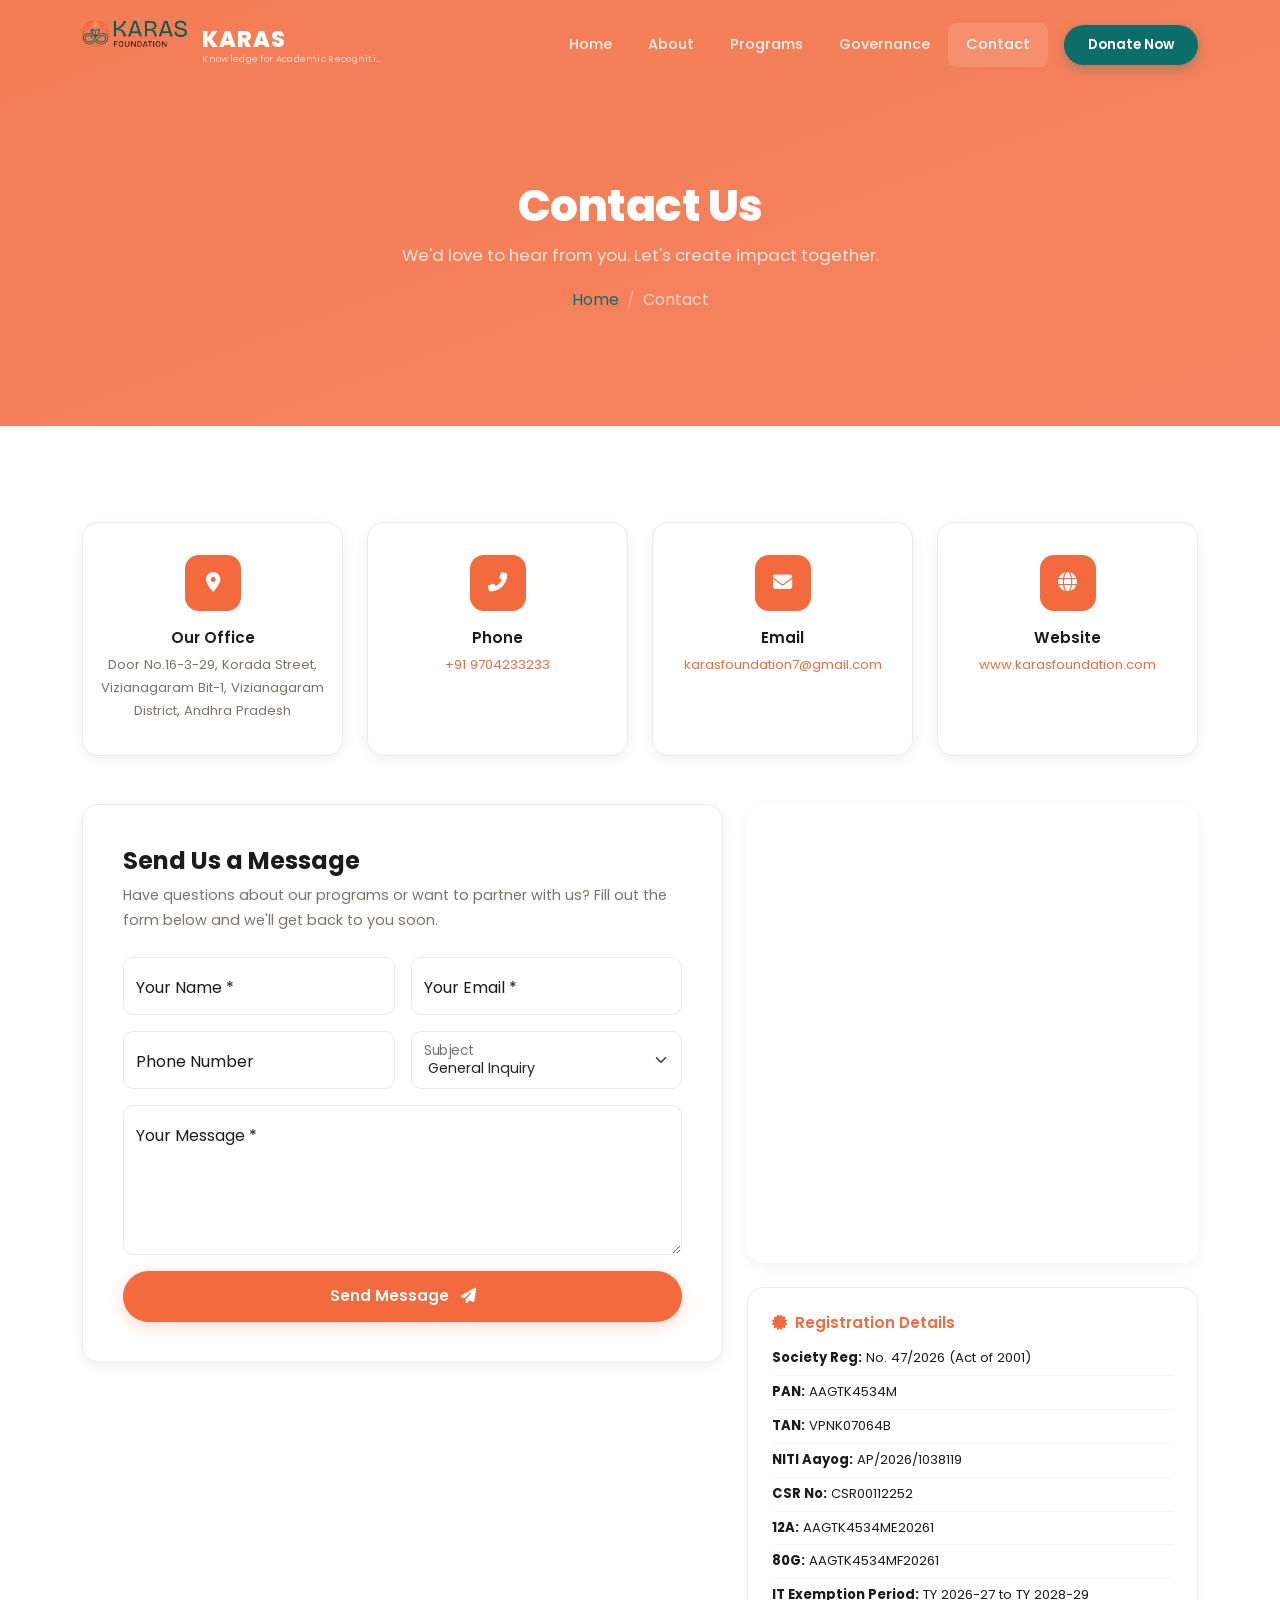
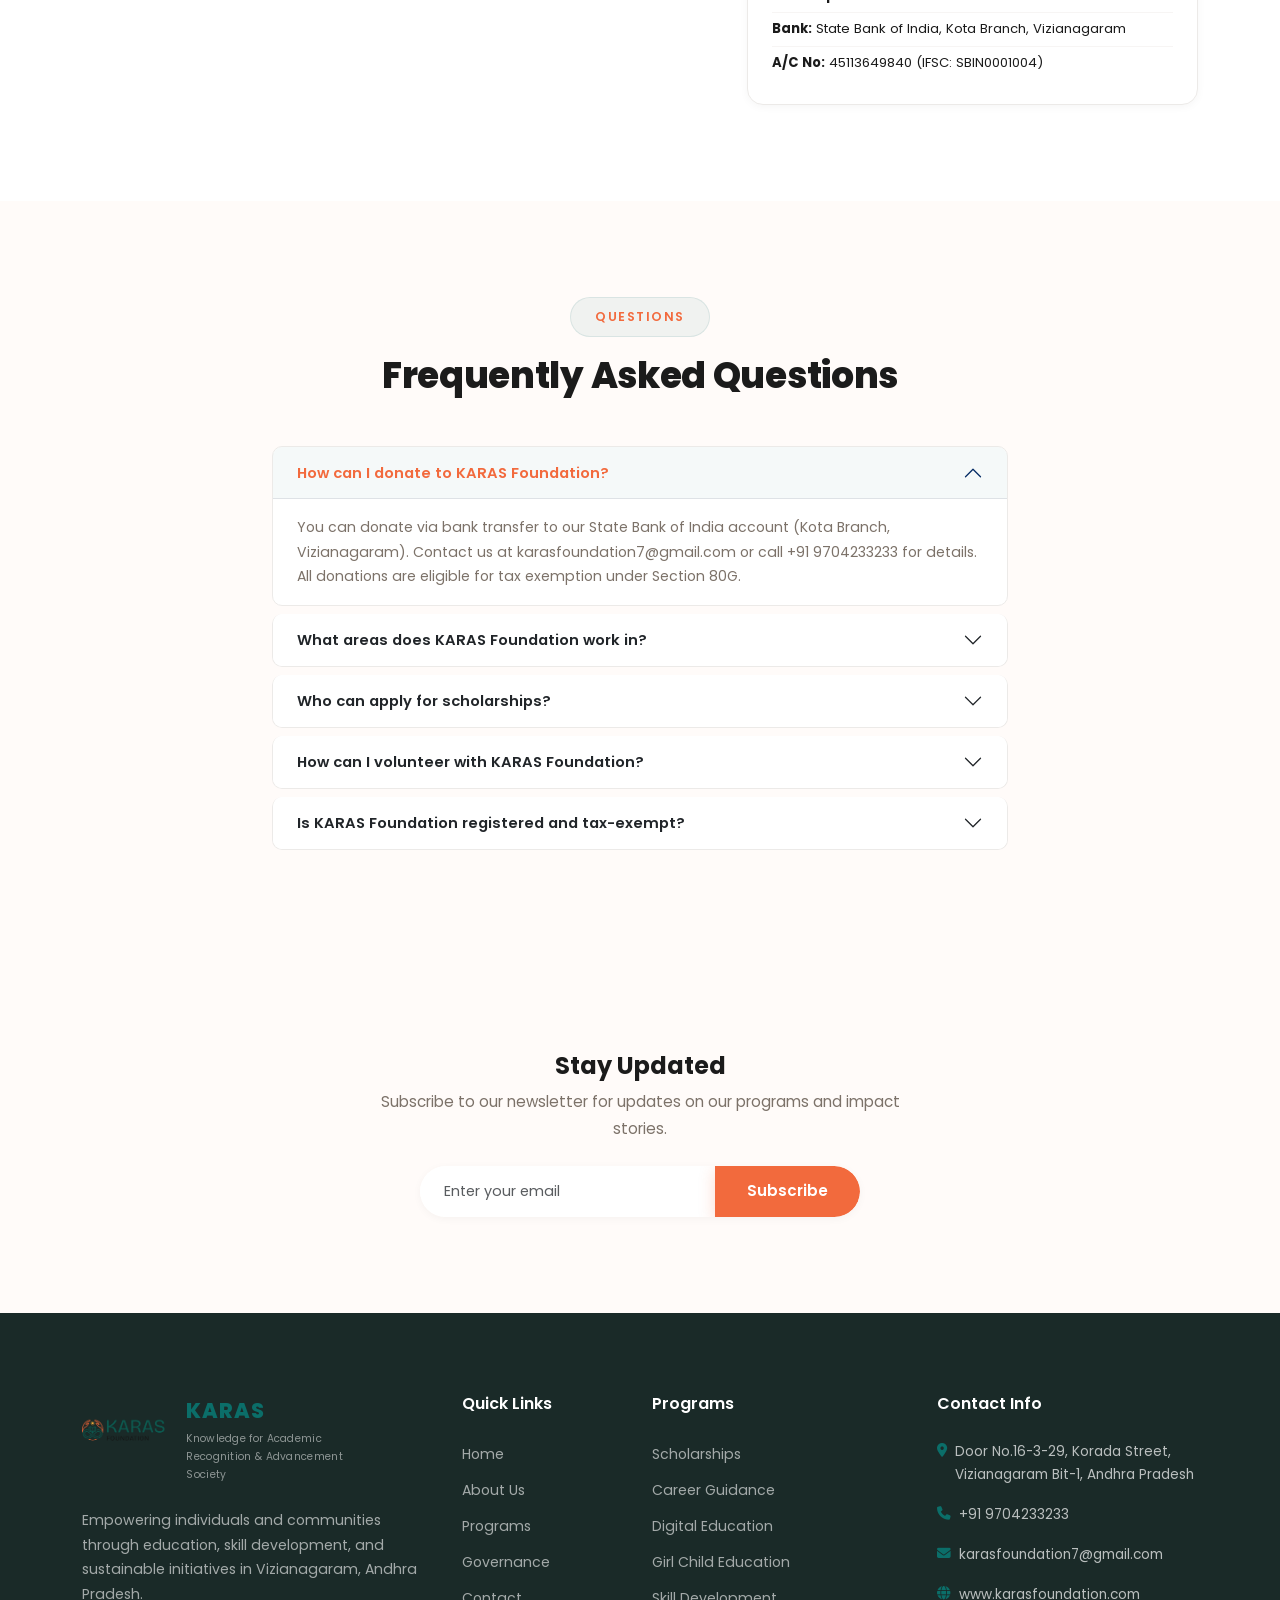
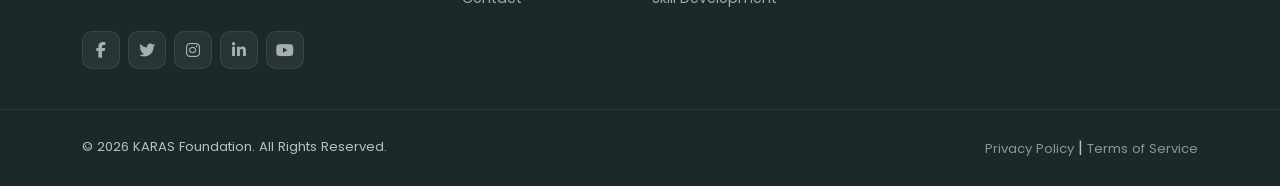
<file: contact.html>
<!DOCTYPE html>
<html lang="en">
<head>
    <meta charset="UTF-8">
    <meta name="viewport" content="width=device-width, initial-scale=1.0">
    <meta name="description" content="Contact KARAS Foundation - Reach out to us for partnerships, donations, and inquiries about our educational programs in Vizianagaram.">
    <meta name="keywords" content="contact KARAS Foundation, NGO contact, Vizianagaram NGO, donate education">
    <title>Contact Us | KARAS Foundation</title>
    <link rel="icon" type="image/png" href="assets/favicon/favicon.png">
    <link rel="preconnect" href="https://fonts.googleapis.com">
    <link rel="preconnect" href="https://fonts.gstatic.com" crossorigin>
    <link href="https://fonts.googleapis.com/css2?family=Poppins:wght@300;400;500;600;700;800&family=Playfair+Display:wght@700;800&display=swap" rel="stylesheet">
    <link href="https://cdn.jsdelivr.net/npm/bootstrap@5.3.2/dist/css/bootstrap.min.css" rel="stylesheet">
    <link rel="stylesheet" href="https://cdnjs.cloudflare.com/ajax/libs/font-awesome/6.5.1/css/all.min.css">
    <link href="https://unpkg.com/aos@2.3.1/dist/aos.css" rel="stylesheet">
    <link rel="stylesheet" href="css/style.css">
    <link rel="stylesheet" href="css/animations.css">
    <link rel="stylesheet" href="css/responsive.css">
</head>
<body>
    <div class="scroll-progress" id="scrollProgress"></div>

    <!-- Navigation -->
    <nav class="navbar navbar-expand-lg fixed-top" id="mainNavbar">
        <div class="container">
            <a class="navbar-brand" href="index.html">
                <img src="assets/logo/karas-logo.png" alt="KARAS Foundation Logo" class="nav-logo">
                <div class="brand-info">
                    <span class="brand-name">KARAS</span>
                    <span class="brand-tagline">Knowledge for Academic Recognition & Advancement Society</span>
                </div>
            </a>
            <button class="navbar-toggler" type="button" data-bs-toggle="collapse" data-bs-target="#navbarNav" aria-controls="navbarNav" aria-expanded="false" aria-label="Toggle navigation">
                <span class="navbar-toggler-icon"></span>
            </button>
            <div class="collapse navbar-collapse" id="navbarNav">
                <ul class="navbar-nav ms-auto align-items-center">
                    <li class="nav-item"><a class="nav-link" href="index.html">Home</a></li>
                    <li class="nav-item"><a class="nav-link" href="about.html">About</a></li>
                    <li class="nav-item"><a class="nav-link" href="programs.html">Programs</a></li>
                    <li class="nav-item"><a class="nav-link" href="governance.html">Governance</a></li>
                    <li class="nav-item"><a class="nav-link active" href="contact.html">Contact</a></li>
                    <li class="nav-item ms-lg-3"><a class="btn btn-donate" href="contact.html">Donate Now</a></li>
                </ul>
            </div>
        </div>
    </nav>

    <!-- Page Hero -->
    <section class="page-hero page-hero-contact">
        <div class="page-hero-overlay"></div>
        <div class="container">
            <div class="page-hero-content" data-aos="fade-up">
                <h1>Contact Us</h1>
                <p>We'd love to hear from you. Let's create impact together.</p>
                <nav aria-label="breadcrumb"><ol class="breadcrumb"><li class="breadcrumb-item"><a href="index.html">Home</a></li><li class="breadcrumb-item active">Contact</li></ol></nav>
            </div>
        </div>
    </section>

    <!-- Contact Info Cards -->
    <section class="section-padding">
        <div class="container">
            <div class="row g-4 mb-5">
                <div class="col-lg-3 col-md-6" data-aos="fade-up" data-aos-delay="100">
                    <div class="contact-info-card">
                        <div class="contact-info-icon"><i class="fas fa-map-marker-alt"></i></div>
                        <h5>Our Office</h5>
                        <p>Door No.16-3-29, Korada Street, Vizianagaram Bit-1, Vizianagaram District, Andhra Pradesh</p>
                    </div>
                </div>
                <div class="col-lg-3 col-md-6" data-aos="fade-up" data-aos-delay="200">
                    <div class="contact-info-card">
                        <div class="contact-info-icon"><i class="fas fa-phone-alt"></i></div>
                        <h5>Phone</h5>
                        <p><a href="tel:+919704233233">+91 9704233233</a></p>
                    </div>
                </div>
                <div class="col-lg-3 col-md-6" data-aos="fade-up" data-aos-delay="300">
                    <div class="contact-info-card">
                        <div class="contact-info-icon"><i class="fas fa-envelope"></i></div>
                        <h5>Email</h5>
                        <p><a href="mailto:karasfoundation7@gmail.com">karasfoundation7@gmail.com</a></p>
                    </div>
                </div>
                <div class="col-lg-3 col-md-6" data-aos="fade-up" data-aos-delay="400">
                    <div class="contact-info-card">
                        <div class="contact-info-icon"><i class="fas fa-globe"></i></div>
                        <h5>Website</h5>
                        <p><a href="https://www.karasfoundation.com" target="_blank" rel="noopener">www.karasfoundation.com</a></p>
                    </div>
                </div>
            </div>

            <!-- Contact Form & Map -->
            <div class="row g-4">
                <div class="col-lg-7" data-aos="fade-right">
                    <div class="contact-form-wrapper">
                        <h3>Send Us a Message</h3>
                        <p>Have questions about our programs or want to partner with us? Fill out the form below and we'll get back to you soon.</p>
                        <form action="https://api.web3forms.com/submit" method="POST" id="contactForm">
                            <input type="hidden" name="access_key" value="YOUR-WEB3FORMS-KEY">
                            <input type="hidden" name="subject" value="New Contact from KARAS Foundation Website">
                            <div class="row g-3">
                                <div class="col-md-6">
                                    <div class="form-floating">
                                        <input type="text" class="form-control" id="name" name="name" placeholder="Your Name" required>
                                        <label for="name">Your Name *</label>
                                    </div>
                                </div>
                                <div class="col-md-6">
                                    <div class="form-floating">
                                        <input type="email" class="form-control" id="email" name="email" placeholder="Your Email" required>
                                        <label for="email">Your Email *</label>
                                    </div>
                                </div>
                                <div class="col-md-6">
                                    <div class="form-floating">
                                        <input type="tel" class="form-control" id="phone" name="phone" placeholder="Your Phone">
                                        <label for="phone">Phone Number</label>
                                    </div>
                                </div>
                                <div class="col-md-6">
                                    <div class="form-floating">
                                        <select class="form-select" id="subject" name="subject_type">
                                            <option value="general">General Inquiry</option>
                                            <option value="partnership">Partnership</option>
                                            <option value="donation">Donation</option>
                                            <option value="volunteer">Volunteer</option>
                                            <option value="program">Program Inquiry</option>
                                        </select>
                                        <label for="subject">Subject</label>
                                    </div>
                                </div>
                                <div class="col-12">
                                    <div class="form-floating">
                                        <textarea class="form-control" id="message" name="message" placeholder="Your Message" style="height: 150px" required></textarea>
                                        <label for="message">Your Message *</label>
                                    </div>
                                </div>
                                <div class="col-12">
                                    <button type="submit" class="btn btn-primary-custom btn-lg w-100">
                                        Send Message <i class="fas fa-paper-plane ms-2"></i>
                                    </button>
                                </div>
                            </div>
                        </form>
                    </div>
                </div>
                <div class="col-lg-5" data-aos="fade-left">
                    <div class="map-wrapper">
                        <iframe src="https://www.google.com/maps/embed?pb=!1m18!1m12!1m3!1d3795.7366283814!2d83.39!3d18.11!2m3!1f0!2f0!3f0!3m2!1i1024!2i768!4f13.1!3m3!1m2!1s0x0%3A0x0!2zMTjCsDA2JzM2LjAiTiA4M8KwMjMnMjQuMCJF!5e0!3m2!1sen!2sin!4v1" width="100%" height="450" style="border:0; border-radius: 16px;" allowfullscreen="" loading="lazy" referrerpolicy="no-referrer-when-downgrade" title="KARAS Foundation Location Map"></iframe>
                    </div>
                    <!-- Registration Info -->
                    <div class="registration-info mt-4">
                        <h5><i class="fas fa-certificate me-2"></i>Registration Details</h5>
                        <ul>
                            <li><strong>Society Reg:</strong> No. 47/2026 (Act of 2001)</li>
                            <li><strong>PAN:</strong> AAGTK4534M</li>
                            <li><strong>TAN:</strong> VPNK07064B</li>
                            <li><strong>NITI Aayog:</strong> AP/2026/1038119</li>
                            <li><strong>CSR No:</strong> CSR00112252</li>
                            <li><strong>12A:</strong> AAGTK4534ME20261</li>
                            <li><strong>80G:</strong> AAGTK4534MF20261</li>
                            <li><strong>IT Exemption Period:</strong> TY 2026-27 to TY 2028-29</li>
                            <li><strong>Bank:</strong> State Bank of India, Kota Branch, Vizianagaram</li>
                            <li><strong>A/C No:</strong> 45113649840 (IFSC: SBIN0001004)</li>
                        </ul>
                    </div>
                </div>
            </div>
        </div>
    </section>

    <!-- FAQ -->
    <section class="section-padding bg-light-custom">
        <div class="container">
            <div class="text-center mb-5" data-aos="fade-up">
                <span class="section-tag">Questions</span>
                <h2 class="section-title">Frequently Asked Questions</h2>
            </div>
            <div class="row justify-content-center">
                <div class="col-lg-8" data-aos="fade-up">
                    <div class="accordion" id="faqAccordion">
                        <div class="accordion-item">
                            <h2 class="accordion-header"><button class="accordion-button" type="button" data-bs-toggle="collapse" data-bs-target="#faq1" aria-expanded="true">How can I donate to KARAS Foundation?</button></h2>
                            <div id="faq1" class="accordion-collapse collapse show" data-bs-parent="#faqAccordion"><div class="accordion-body">You can donate via bank transfer to our State Bank of India account (Kota Branch, Vizianagaram). Contact us at karasfoundation7@gmail.com or call +91 9704233233 for details. All donations are eligible for tax exemption under Section 80G.</div></div>
                        </div>
                        <div class="accordion-item">
                            <h2 class="accordion-header"><button class="accordion-button collapsed" type="button" data-bs-toggle="collapse" data-bs-target="#faq2">What areas does KARAS Foundation work in?</button></h2>
                            <div id="faq2" class="accordion-collapse collapse" data-bs-parent="#faqAccordion"><div class="accordion-body">We currently operate in 5 districts of Andhra Pradesh: Vizianagaram, Visakhapatnam, Parvatipuram Manyam, Dr. Ambedkar Konaseema, and Srikakulam. Our geographical area of operations covers all districts of Andhra Pradesh.</div></div>
                        </div>
                        <div class="accordion-item">
                            <h2 class="accordion-header"><button class="accordion-button collapsed" type="button" data-bs-toggle="collapse" data-bs-target="#faq3">Who can apply for scholarships?</button></h2>
                            <div id="faq3" class="accordion-collapse collapse" data-bs-parent="#faqAccordion"><div class="accordion-body">We provide scholarships to underprivileged and meritorious students with special focus on rural areas, girl child education, and differently-abled students. Contact us for specific eligibility criteria and application process.</div></div>
                        </div>
                        <div class="accordion-item">
                            <h2 class="accordion-header"><button class="accordion-button collapsed" type="button" data-bs-toggle="collapse" data-bs-target="#faq4">How can I volunteer with KARAS Foundation?</button></h2>
                            <div id="faq4" class="accordion-collapse collapse" data-bs-parent="#faqAccordion"><div class="accordion-body">We welcome volunteers who are passionate about education and community development. Please reach out through our contact form or email us at karasfoundation7@gmail.com with your interests and availability.</div></div>
                        </div>
                        <div class="accordion-item">
                            <h2 class="accordion-header"><button class="accordion-button collapsed" type="button" data-bs-toggle="collapse" data-bs-target="#faq5">Is KARAS Foundation registered and tax-exempt?</button></h2>
                            <div id="faq5" class="accordion-collapse collapse" data-bs-parent="#faqAccordion"><div class="accordion-body">Yes, we are registered under the Society's Registration Act 2001 (No. 47/2026), registered with NITI Aayog (AP/2026/1038119), and have IT exemptions under Section 332 (12A) and Section 354 (80G) valid from TY 2026-27 to TY 2028-29.</div></div>
                        </div>
                    </div>
                </div>
            </div>
        </div>
    </section>

    <!-- Newsletter -->
    <section class="section-padding newsletter-section">
        <div class="container">
            <div class="row justify-content-center">
                <div class="col-lg-6 text-center" data-aos="fade-up">
                    <h3>Stay Updated</h3>
                    <p>Subscribe to our newsletter for updates on our programs and impact stories.</p>
                    <form class="newsletter-form">
                        <div class="input-group">
                            <input type="email" class="form-control" placeholder="Enter your email" aria-label="Email for newsletter" required>
                            <button class="btn btn-primary-custom" type="submit">Subscribe</button>
                        </div>
                    </form>
                </div>
            </div>
        </div>
    </section>

    <!-- Footer -->
    <footer class="footer-section">
        <div class="footer-top">
            <div class="container">
                <div class="row g-4">
                    <div class="col-lg-4 col-md-6"><div class="footer-about"><div class="footer-logo"><img src="assets/logo/karas-logo.png" alt="KARAS Foundation" class="footer-logo-img"><div class="footer-brand-info"><span class="footer-brand-name">KARAS</span><span class="footer-brand-tagline">Knowledge for Academic Recognition & Advancement Society</span></div></div><p>Empowering individuals and communities through education, skill development, and sustainable initiatives in Vizianagaram, Andhra Pradesh.</p><div class="footer-social"><a href="#" aria-label="Facebook"><i class="fab fa-facebook-f"></i></a><a href="#" aria-label="Twitter"><i class="fab fa-twitter"></i></a><a href="#" aria-label="Instagram"><i class="fab fa-instagram"></i></a><a href="#" aria-label="LinkedIn"><i class="fab fa-linkedin-in"></i></a><a href="#" aria-label="YouTube"><i class="fab fa-youtube"></i></a></div></div></div>
                    <div class="col-lg-2 col-md-6"><div class="footer-links"><h5>Quick Links</h5><ul><li><a href="index.html">Home</a></li><li><a href="about.html">About Us</a></li><li><a href="programs.html">Programs</a></li><li><a href="governance.html">Governance</a></li><li><a href="contact.html">Contact</a></li></ul></div></div>
                    <div class="col-lg-3 col-md-6"><div class="footer-links"><h5>Programs</h5><ul><li><a href="programs.html">Scholarships</a></li><li><a href="programs.html">Career Guidance</a></li><li><a href="programs.html">Digital Education</a></li><li><a href="programs.html">Girl Child Education</a></li><li><a href="programs.html">Skill Development</a></li></ul></div></div>
                    <div class="col-lg-3 col-md-6"><div class="footer-contact"><h5>Contact Info</h5><ul><li><i class="fas fa-map-marker-alt"></i> Door No.16-3-29, Korada Street, Vizianagaram Bit-1, Andhra Pradesh</li><li><i class="fas fa-phone"></i> +91 9704233233</li><li><i class="fas fa-envelope"></i> karasfoundation7@gmail.com</li><li><i class="fas fa-globe"></i> www.karasfoundation.com</li></ul></div></div>
                </div>
            </div>
        </div>
        <div class="footer-bottom"><div class="container"><div class="row align-items-center"><div class="col-md-6"><p>&copy; 2026 KARAS Foundation. All Rights Reserved.</p></div><div class="col-md-6 text-md-end"><a href="#">Privacy Policy</a> | <a href="#">Terms of Service</a></div></div></div></div>
    </footer>

    <button class="back-to-top" id="backToTop" aria-label="Back to top"><i class="fas fa-chevron-up"></i></button>
    <script src="https://cdn.jsdelivr.net/npm/bootstrap@5.3.2/dist/js/bootstrap.bundle.min.js"></script>
    <script src="https://unpkg.com/aos@2.3.1/dist/aos.js"></script>
    <script src="js/counter.js"></script>
    <script src="js/animations.js"></script>
    <script src="js/main.js"></script>
</body>
</html>
</file>
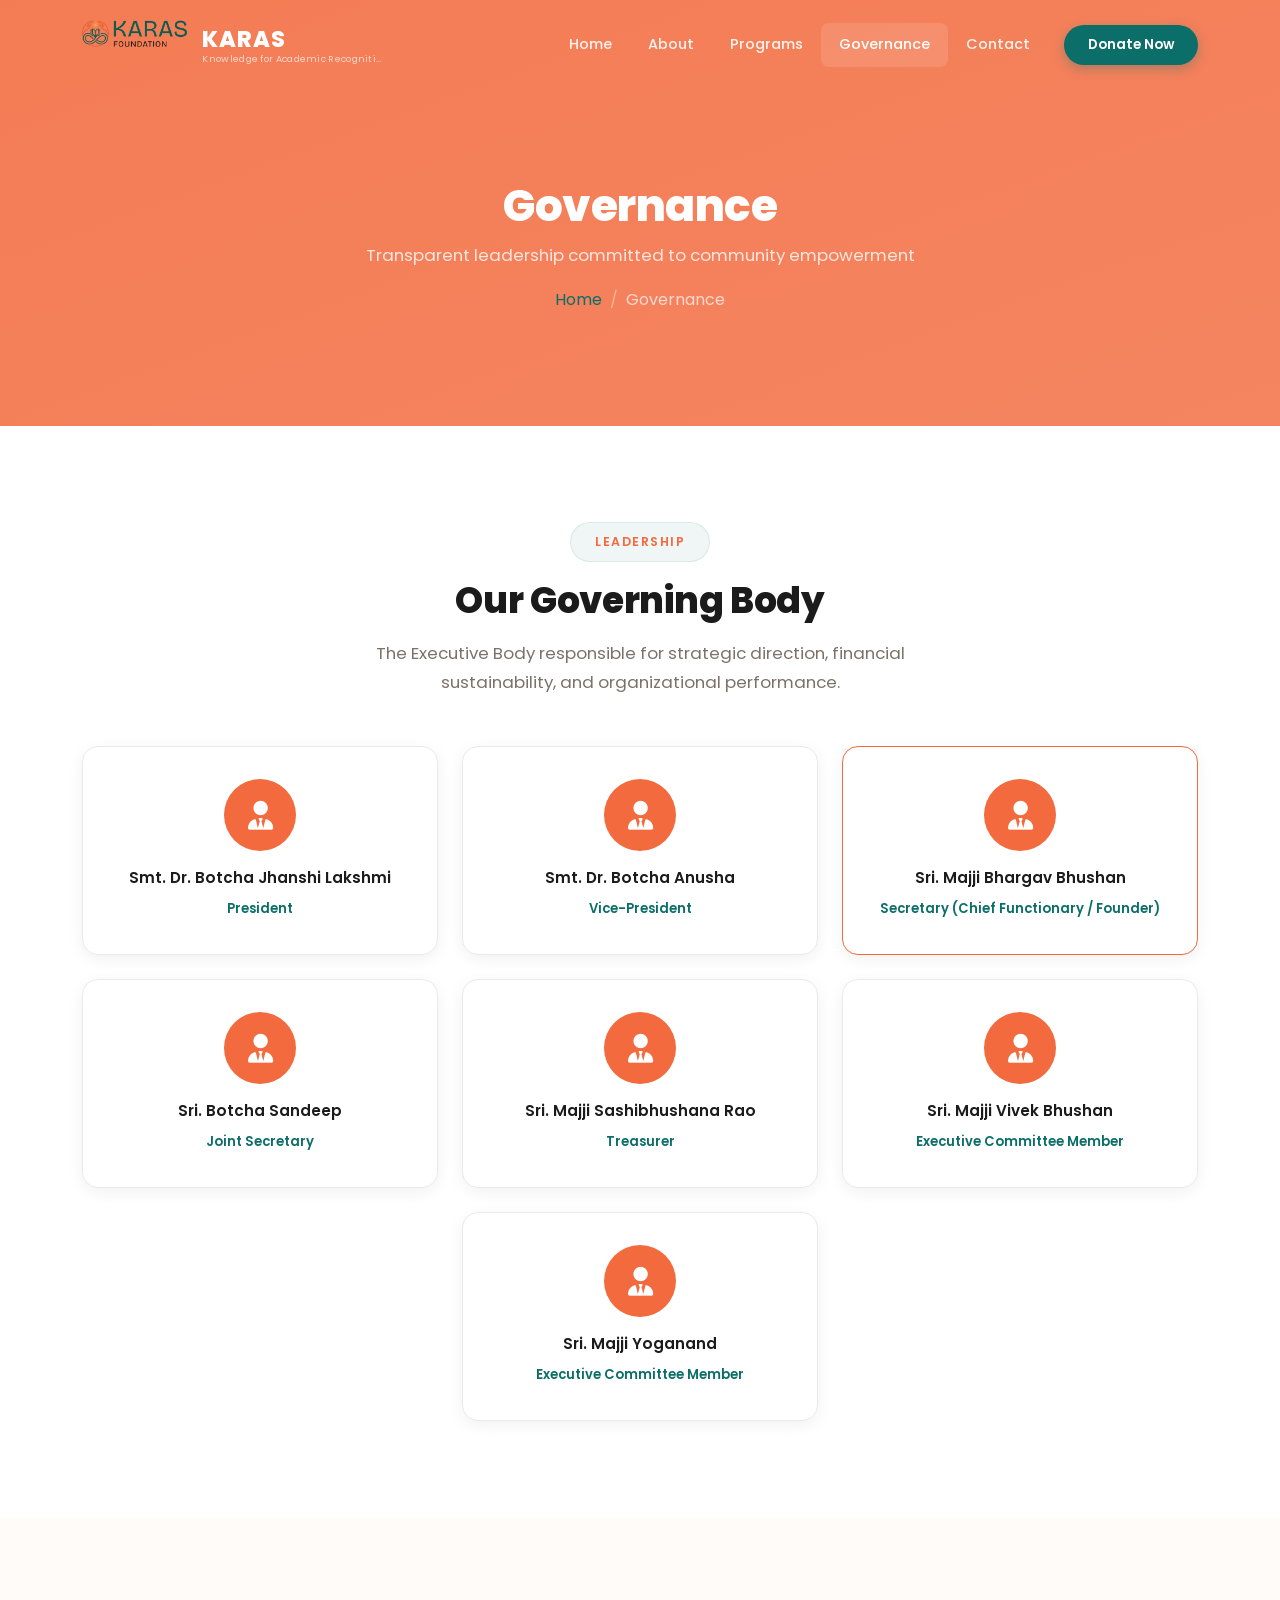
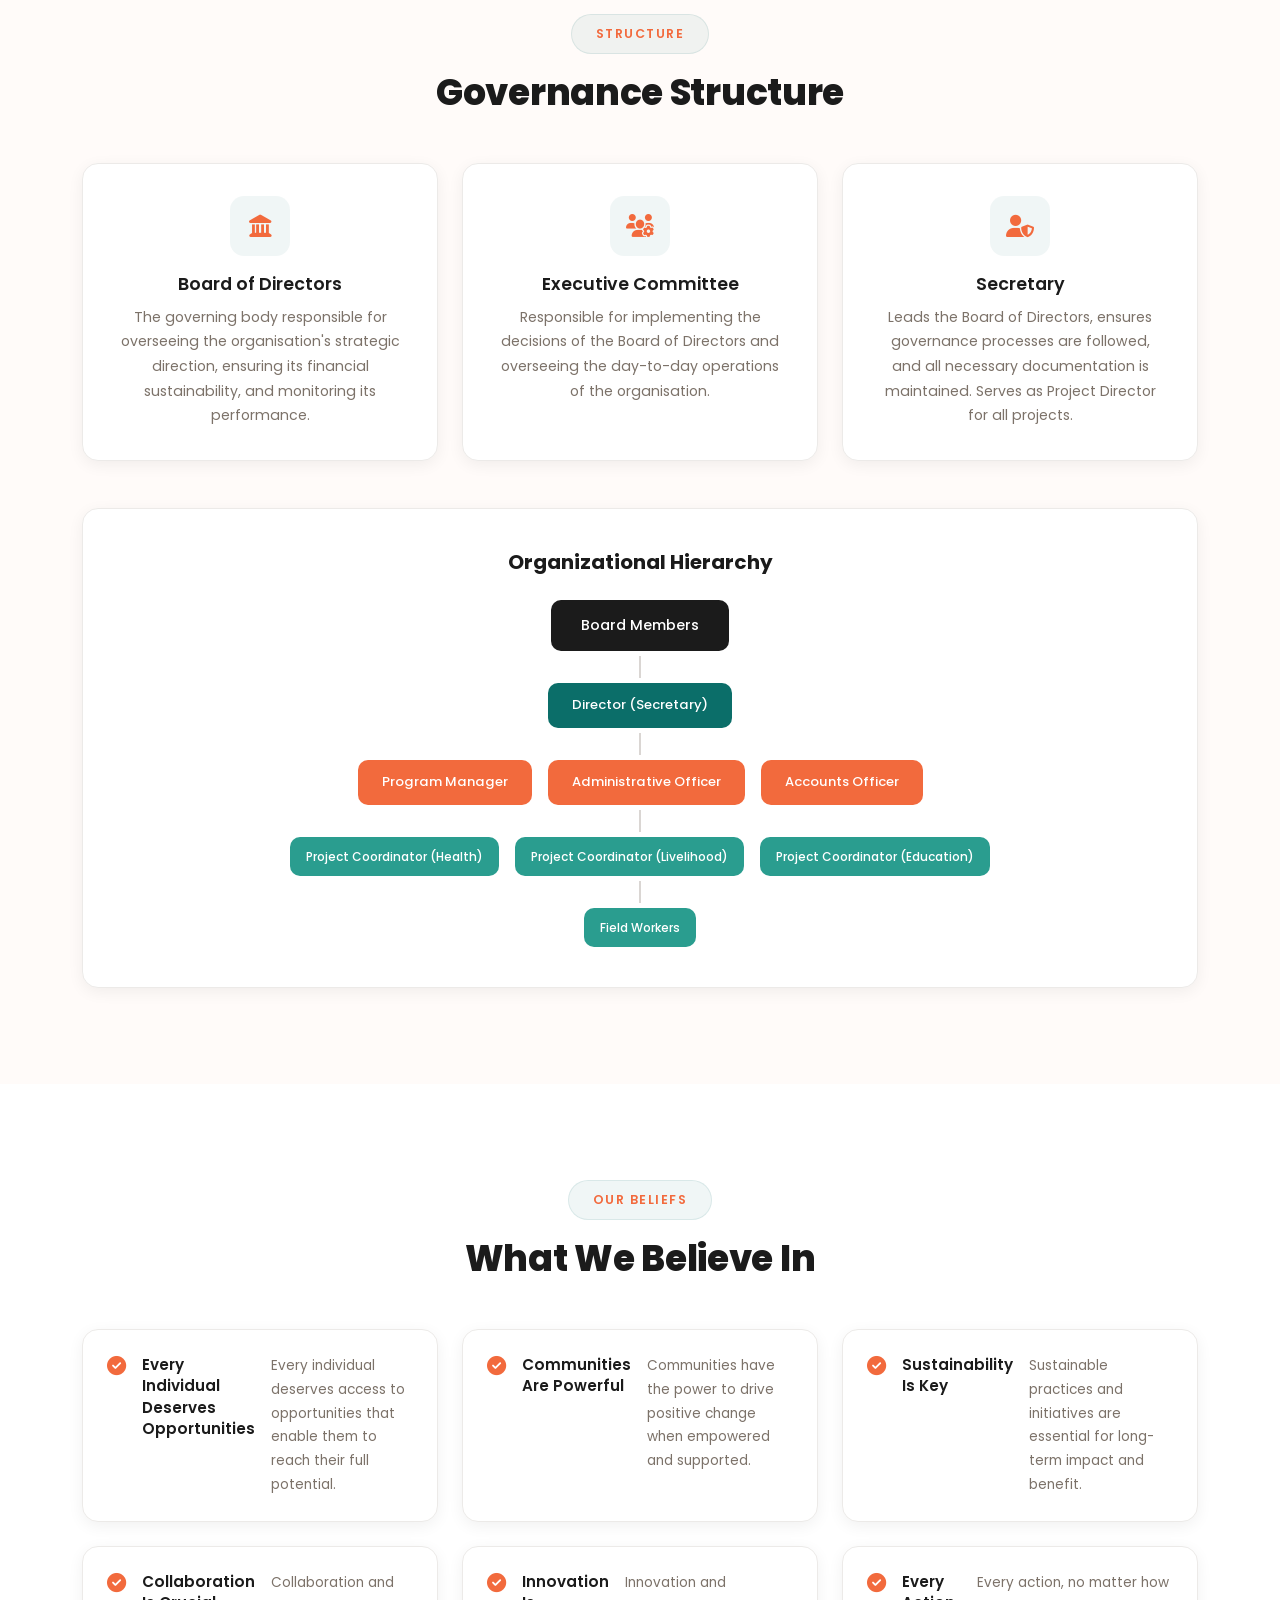
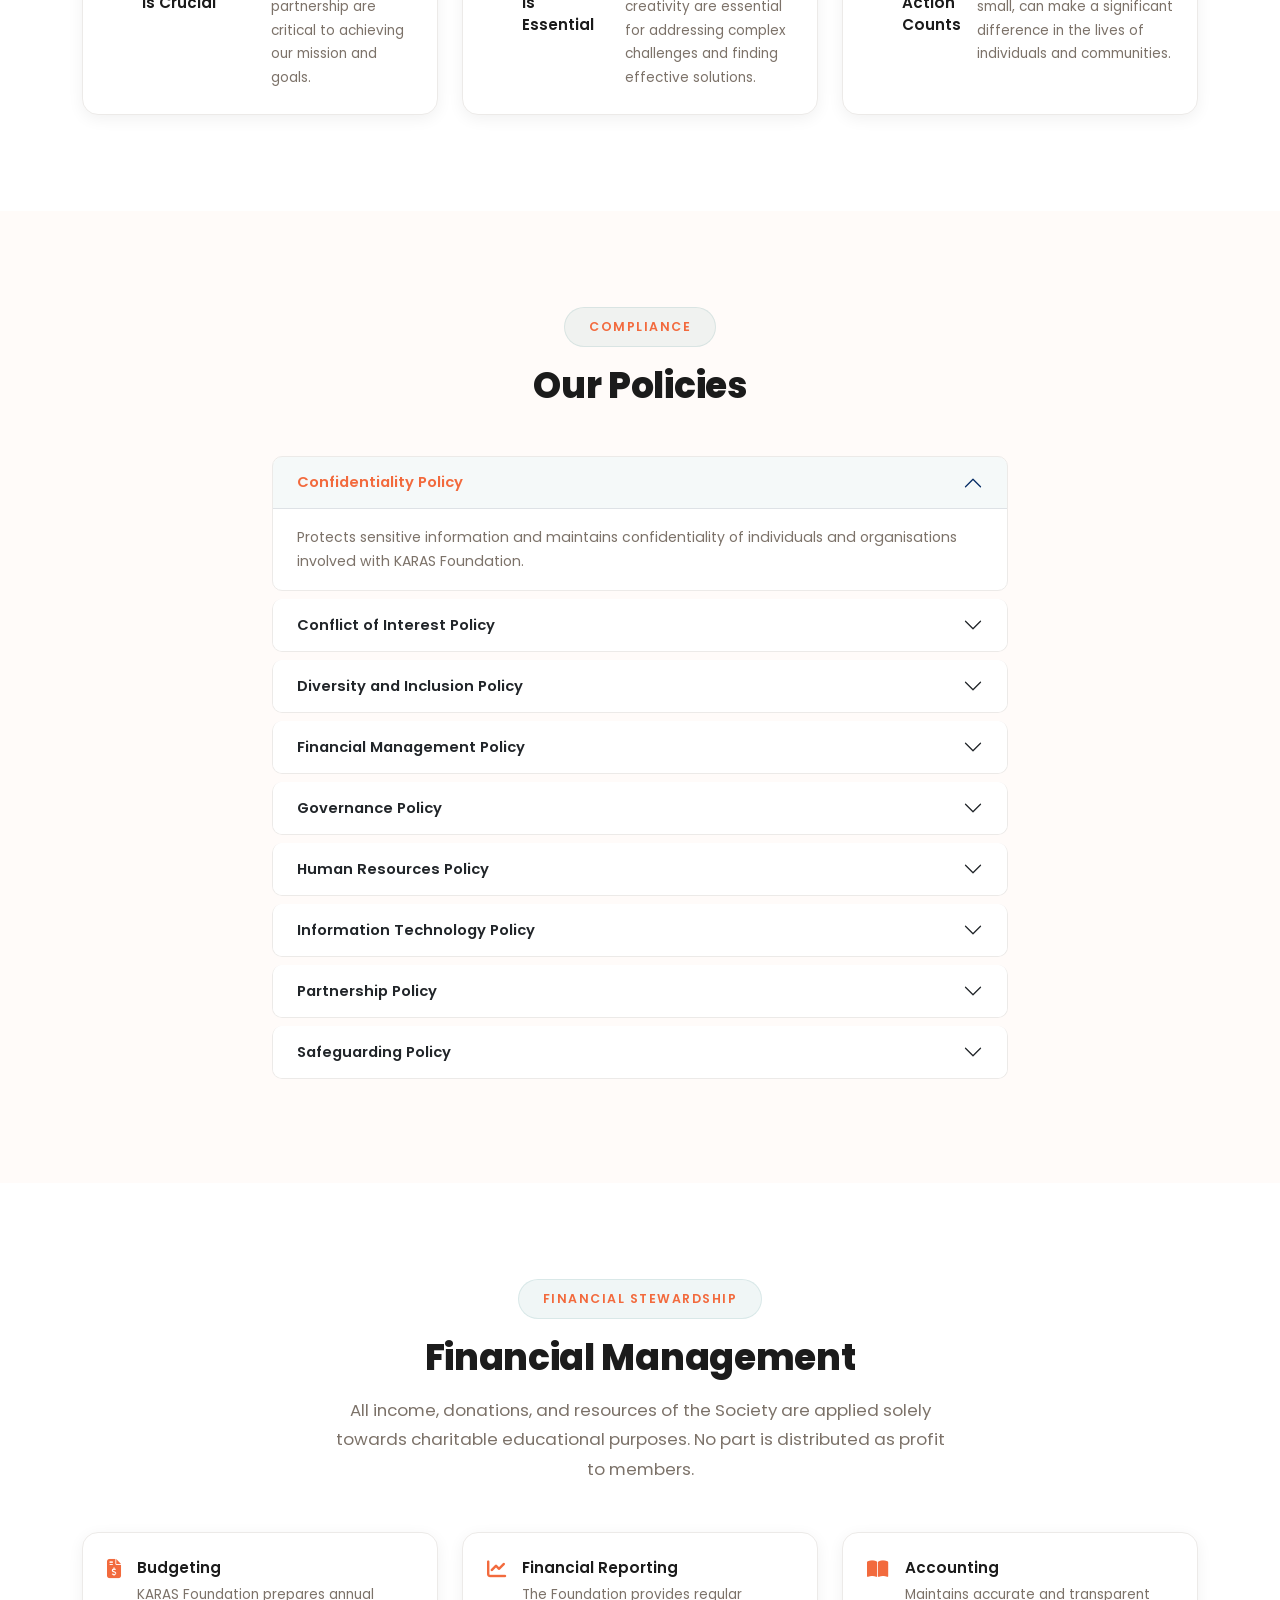
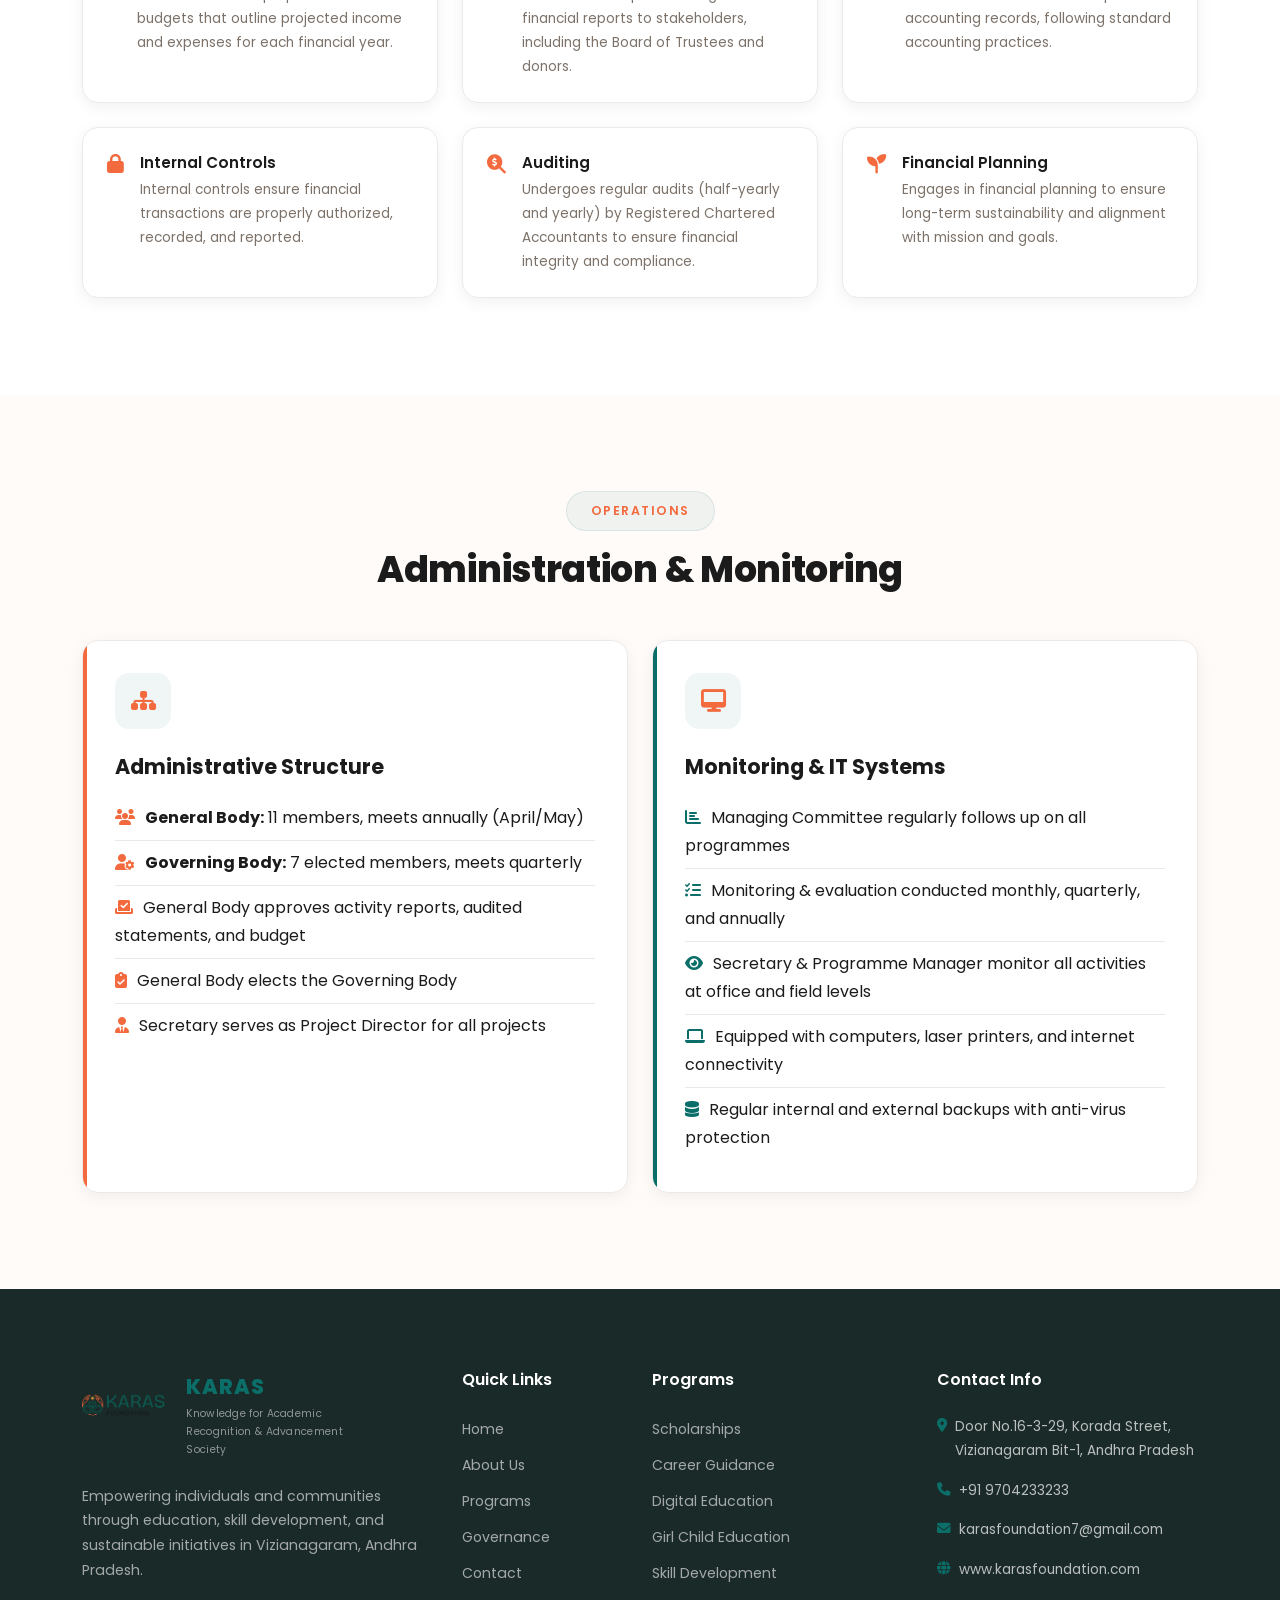
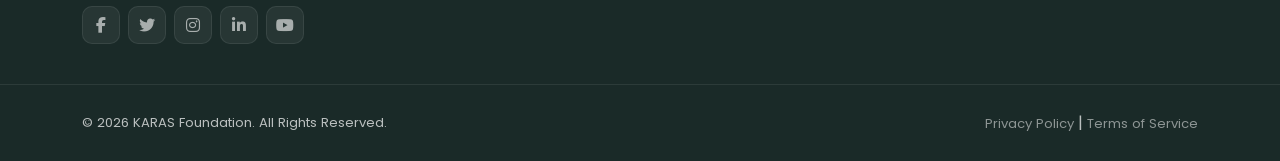
<file: governance.html>
<!DOCTYPE html>
<html lang="en">
<head>
    <meta charset="UTF-8">
    <meta name="viewport" content="width=device-width, initial-scale=1.0">
    <meta name="description" content="KARAS Foundation Governance - Board Members, Governance Structure, Policies, and Organizational Beliefs.">
    <meta name="keywords" content="KARAS Foundation governance, board members, NGO policies, organizational structure">
    <title>Governance | KARAS Foundation</title>
    <link rel="icon" type="image/png" href="assets/favicon/favicon.png">
    <link rel="preconnect" href="https://fonts.googleapis.com">
    <link rel="preconnect" href="https://fonts.gstatic.com" crossorigin>
    <link href="https://fonts.googleapis.com/css2?family=Poppins:wght@300;400;500;600;700;800&family=Playfair+Display:wght@700;800&display=swap" rel="stylesheet">
    <link href="https://cdn.jsdelivr.net/npm/bootstrap@5.3.2/dist/css/bootstrap.min.css" rel="stylesheet">
    <link rel="stylesheet" href="https://cdnjs.cloudflare.com/ajax/libs/font-awesome/6.5.1/css/all.min.css">
    <link href="https://unpkg.com/aos@2.3.1/dist/aos.css" rel="stylesheet">
    <link rel="stylesheet" href="css/style.css">
    <link rel="stylesheet" href="css/animations.css">
    <link rel="stylesheet" href="css/responsive.css">
</head>
<body>
    <div class="scroll-progress" id="scrollProgress"></div>

    <!-- Navigation -->
    <nav class="navbar navbar-expand-lg fixed-top" id="mainNavbar">
        <div class="container">
            <a class="navbar-brand" href="index.html">
                <img src="assets/logo/karas-logo.png" alt="KARAS Foundation Logo" class="nav-logo">
                <div class="brand-info">
                    <span class="brand-name">KARAS</span>
                    <span class="brand-tagline">Knowledge for Academic Recognition & Advancement Society</span>
                </div>
            </a>
            <button class="navbar-toggler" type="button" data-bs-toggle="collapse" data-bs-target="#navbarNav" aria-controls="navbarNav" aria-expanded="false" aria-label="Toggle navigation">
                <span class="navbar-toggler-icon"></span>
            </button>
            <div class="collapse navbar-collapse" id="navbarNav">
                <ul class="navbar-nav ms-auto align-items-center">
                    <li class="nav-item"><a class="nav-link" href="index.html">Home</a></li>
                    <li class="nav-item"><a class="nav-link" href="about.html">About</a></li>
                    <li class="nav-item"><a class="nav-link" href="programs.html">Programs</a></li>
                    <li class="nav-item"><a class="nav-link active" href="governance.html">Governance</a></li>
                    <li class="nav-item"><a class="nav-link" href="contact.html">Contact</a></li>
                    <li class="nav-item ms-lg-3"><a class="btn btn-donate" href="contact.html">Donate Now</a></li>
                </ul>
            </div>
        </div>
    </nav>

    <!-- Page Hero -->
    <section class="page-hero page-hero-governance">
        <div class="page-hero-overlay"></div>
        <div class="container">
            <div class="page-hero-content" data-aos="fade-up">
                <h1>Governance</h1>
                <p>Transparent leadership committed to community empowerment</p>
                <nav aria-label="breadcrumb"><ol class="breadcrumb"><li class="breadcrumb-item"><a href="index.html">Home</a></li><li class="breadcrumb-item active">Governance</li></ol></nav>
            </div>
        </div>
    </section>

    <!-- Board Members -->
    <section class="section-padding">
        <div class="container">
            <div class="text-center mb-5" data-aos="fade-up">
                <span class="section-tag">Leadership</span>
                <h2 class="section-title">Our Governing Body</h2>
                <p class="section-subtitle">The Executive Body responsible for strategic direction, financial sustainability, and organizational performance.</p>
            </div>
            <div class="row g-4 justify-content-center">
                <div class="col-lg-4 col-md-6" data-aos="fade-up" data-aos-delay="100">
                    <div class="team-card">
                        <div class="team-avatar"><i class="fas fa-user-tie"></i></div>
                        <h5>Smt. Dr. Botcha Jhanshi Lakshmi</h5>
                        <span class="team-role">President</span>
                    </div>
                </div>
                <div class="col-lg-4 col-md-6" data-aos="fade-up" data-aos-delay="200">
                    <div class="team-card">
                        <div class="team-avatar"><i class="fas fa-user-tie"></i></div>
                        <h5>Smt. Dr. Botcha Anusha</h5>
                        <span class="team-role">Vice-President</span>
                    </div>
                </div>
                <div class="col-lg-4 col-md-6" data-aos="fade-up" data-aos-delay="300">
                    <div class="team-card featured">
                        <div class="team-avatar"><i class="fas fa-user-tie"></i></div>
                        <h5>Sri. Majji Bhargav Bhushan</h5>
                        <span class="team-role">Secretary (Chief Functionary / Founder)</span>
                    </div>
                </div>
                <div class="col-lg-4 col-md-6" data-aos="fade-up" data-aos-delay="400">
                    <div class="team-card">
                        <div class="team-avatar"><i class="fas fa-user-tie"></i></div>
                        <h5>Sri. Botcha Sandeep</h5>
                        <span class="team-role">Joint Secretary</span>
                    </div>
                </div>
                <div class="col-lg-4 col-md-6" data-aos="fade-up" data-aos-delay="500">
                    <div class="team-card">
                        <div class="team-avatar"><i class="fas fa-user-tie"></i></div>
                        <h5>Sri. Majji Sashibhushana Rao</h5>
                        <span class="team-role">Treasurer</span>
                    </div>
                </div>
                <div class="col-lg-4 col-md-6" data-aos="fade-up" data-aos-delay="600">
                    <div class="team-card">
                        <div class="team-avatar"><i class="fas fa-user-tie"></i></div>
                        <h5>Sri. Majji Vivek Bhushan</h5>
                        <span class="team-role">Executive Committee Member</span>
                    </div>
                </div>
                <div class="col-lg-4 col-md-6" data-aos="fade-up" data-aos-delay="700">
                    <div class="team-card">
                        <div class="team-avatar"><i class="fas fa-user-tie"></i></div>
                        <h5>Sri. Majji Yoganand</h5>
                        <span class="team-role">Executive Committee Member</span>
                    </div>
                </div>
            </div>
        </div>
    </section>

    <!-- Governance Structure -->
    <section class="section-padding bg-light-custom">
        <div class="container">
            <div class="text-center mb-5" data-aos="fade-up">
                <span class="section-tag">Structure</span>
                <h2 class="section-title">Governance Structure</h2>
            </div>
            <div class="row g-4">
                <div class="col-lg-4" data-aos="fade-up" data-aos-delay="100">
                    <div class="structure-card">
                        <div class="structure-icon"><i class="fas fa-landmark"></i></div>
                        <h5>Board of Directors</h5>
                        <p>The governing body responsible for overseeing the organisation's strategic direction, ensuring its financial sustainability, and monitoring its performance.</p>
                    </div>
                </div>
                <div class="col-lg-4" data-aos="fade-up" data-aos-delay="200">
                    <div class="structure-card">
                        <div class="structure-icon"><i class="fas fa-users-cog"></i></div>
                        <h5>Executive Committee</h5>
                        <p>Responsible for implementing the decisions of the Board of Directors and overseeing the day-to-day operations of the organisation.</p>
                    </div>
                </div>
                <div class="col-lg-4" data-aos="fade-up" data-aos-delay="300">
                    <div class="structure-card">
                        <div class="structure-icon"><i class="fas fa-user-shield"></i></div>
                        <h5>Secretary</h5>
                        <p>Leads the Board of Directors, ensures governance processes are followed, and all necessary documentation is maintained. Serves as Project Director for all projects.</p>
                    </div>
                </div>
            </div>
            <!-- Organogram -->
            <div class="organogram mt-5" data-aos="fade-up">
                <div class="text-center mb-4">
                    <h4>Organizational Hierarchy</h4>
                </div>
                <div class="org-chart">
                    <div class="org-level">
                        <div class="org-node org-top">Board Members</div>
                    </div>
                    <div class="org-connector"></div>
                    <div class="org-level">
                        <div class="org-node org-director">Director (Secretary)</div>
                    </div>
                    <div class="org-connector"></div>
                    <div class="org-level org-three">
                        <div class="org-node">Program Manager</div>
                        <div class="org-node">Administrative Officer</div>
                        <div class="org-node">Accounts Officer</div>
                    </div>
                    <div class="org-connector"></div>
                    <div class="org-level org-three">
                        <div class="org-node org-small">Project Coordinator (Health)</div>
                        <div class="org-node org-small">Project Coordinator (Livelihood)</div>
                        <div class="org-node org-small">Project Coordinator (Education)</div>
                    </div>
                    <div class="org-connector"></div>
                    <div class="org-level">
                        <div class="org-node org-small">Field Workers</div>
                    </div>
                </div>
            </div>
        </div>
    </section>

    <!-- Organisation Believes -->
    <section class="section-padding">
        <div class="container">
            <div class="text-center mb-5" data-aos="fade-up">
                <span class="section-tag">Our Beliefs</span>
                <h2 class="section-title">What We Believe In</h2>
            </div>
            <div class="row g-4">
                <div class="col-lg-4 col-md-6" data-aos="fade-up" data-aos-delay="100">
                    <div class="belief-card">
                        <i class="fas fa-check-circle"></i>
                        <h5>Every Individual Deserves Opportunities</h5>
                        <p>Every individual deserves access to opportunities that enable them to reach their full potential.</p>
                    </div>
                </div>
                <div class="col-lg-4 col-md-6" data-aos="fade-up" data-aos-delay="200">
                    <div class="belief-card">
                        <i class="fas fa-check-circle"></i>
                        <h5>Communities Are Powerful</h5>
                        <p>Communities have the power to drive positive change when empowered and supported.</p>
                    </div>
                </div>
                <div class="col-lg-4 col-md-6" data-aos="fade-up" data-aos-delay="300">
                    <div class="belief-card">
                        <i class="fas fa-check-circle"></i>
                        <h5>Sustainability Is Key</h5>
                        <p>Sustainable practices and initiatives are essential for long-term impact and benefit.</p>
                    </div>
                </div>
                <div class="col-lg-4 col-md-6" data-aos="fade-up" data-aos-delay="400">
                    <div class="belief-card">
                        <i class="fas fa-check-circle"></i>
                        <h5>Collaboration Is Crucial</h5>
                        <p>Collaboration and partnership are critical to achieving our mission and goals.</p>
                    </div>
                </div>
                <div class="col-lg-4 col-md-6" data-aos="fade-up" data-aos-delay="500">
                    <div class="belief-card">
                        <i class="fas fa-check-circle"></i>
                        <h5>Innovation Is Essential</h5>
                        <p>Innovation and creativity are essential for addressing complex challenges and finding effective solutions.</p>
                    </div>
                </div>
                <div class="col-lg-4 col-md-6" data-aos="fade-up" data-aos-delay="600">
                    <div class="belief-card">
                        <i class="fas fa-check-circle"></i>
                        <h5>Every Action Counts</h5>
                        <p>Every action, no matter how small, can make a significant difference in the lives of individuals and communities.</p>
                    </div>
                </div>
            </div>
        </div>
    </section>

    <!-- Policies -->
    <section class="section-padding bg-light-custom">
        <div class="container">
            <div class="text-center mb-5" data-aos="fade-up">
                <span class="section-tag">Compliance</span>
                <h2 class="section-title">Our Policies</h2>
            </div>
            <div class="row justify-content-center">
                <div class="col-lg-8" data-aos="fade-up">
                    <div class="accordion" id="policiesAccordion">
                        <div class="accordion-item">
                            <h2 class="accordion-header"><button class="accordion-button" type="button" data-bs-toggle="collapse" data-bs-target="#policy1" aria-expanded="true">Confidentiality Policy</button></h2>
                            <div id="policy1" class="accordion-collapse collapse show" data-bs-parent="#policiesAccordion"><div class="accordion-body">Protects sensitive information and maintains confidentiality of individuals and organisations involved with KARAS Foundation.</div></div>
                        </div>
                        <div class="accordion-item">
                            <h2 class="accordion-header"><button class="accordion-button collapsed" type="button" data-bs-toggle="collapse" data-bs-target="#policy2">Conflict of Interest Policy</button></h2>
                            <div id="policy2" class="accordion-collapse collapse" data-bs-parent="#policiesAccordion"><div class="accordion-body">Ensures that decisions are made in the best interest of the organisation, without personal or financial gain by any member.</div></div>
                        </div>
                        <div class="accordion-item">
                            <h2 class="accordion-header"><button class="accordion-button collapsed" type="button" data-bs-toggle="collapse" data-bs-target="#policy3">Diversity and Inclusion Policy</button></h2>
                            <div id="policy3" class="accordion-collapse collapse" data-bs-parent="#policiesAccordion"><div class="accordion-body">Promotes a culture of inclusivity, respect, and diversity in all aspects of the organisation's work and programs.</div></div>
                        </div>
                        <div class="accordion-item">
                            <h2 class="accordion-header"><button class="accordion-button collapsed" type="button" data-bs-toggle="collapse" data-bs-target="#policy4">Financial Management Policy</button></h2>
                            <div id="policy4" class="accordion-collapse collapse" data-bs-parent="#policiesAccordion"><div class="accordion-body">Ensures responsible management of finances, including budgeting, accounting, and reporting with regular audits by Registered Chartered Accountants.</div></div>
                        </div>
                        <div class="accordion-item">
                            <h2 class="accordion-header"><button class="accordion-button collapsed" type="button" data-bs-toggle="collapse" data-bs-target="#policy5">Governance Policy</button></h2>
                            <div id="policy5" class="accordion-collapse collapse" data-bs-parent="#policiesAccordion"><div class="accordion-body">Outlines the organisation's governance structure, roles, and responsibilities with transparent decision-making processes.</div></div>
                        </div>
                        <div class="accordion-item">
                            <h2 class="accordion-header"><button class="accordion-button collapsed" type="button" data-bs-toggle="collapse" data-bs-target="#policy6">Human Resources Policy</button></h2>
                            <div id="policy6" class="accordion-collapse collapse" data-bs-parent="#policiesAccordion"><div class="accordion-body">Governs the management of staff, including recruitment, performance management, benefits, and professional development.</div></div>
                        </div>
                        <div class="accordion-item">
                            <h2 class="accordion-header"><button class="accordion-button collapsed" type="button" data-bs-toggle="collapse" data-bs-target="#policy7">Information Technology Policy</button></h2>
                            <div id="policy7" class="accordion-collapse collapse" data-bs-parent="#policiesAccordion"><div class="accordion-body">Ensures the secure and effective use of technology, including data protection, cyber security, regular backups, and anti-virus maintenance.</div></div>
                        </div>
                        <div class="accordion-item">
                            <h2 class="accordion-header"><button class="accordion-button collapsed" type="button" data-bs-toggle="collapse" data-bs-target="#policy8">Partnership Policy</button></h2>
                            <div id="policy8" class="accordion-collapse collapse" data-bs-parent="#policiesAccordion"><div class="accordion-body">Guides the organisation's partnerships and collaborations with government bodies, private institutions, and other NGOs, ensuring mutually beneficial relationships.</div></div>
                        </div>
                        <div class="accordion-item">
                            <h2 class="accordion-header"><button class="accordion-button collapsed" type="button" data-bs-toggle="collapse" data-bs-target="#policy9">Safeguarding Policy</button></h2>
                            <div id="policy9" class="accordion-collapse collapse" data-bs-parent="#policiesAccordion"><div class="accordion-body">Protects vulnerable individuals, including children and adults, from harm and abuse in all programs and activities conducted by the foundation.</div></div>
                        </div>
                    </div>
                </div>
            </div>
        </div>
    </section>

    <!-- Financial Management -->
    <section class="section-padding">
        <div class="container">
            <div class="text-center mb-5" data-aos="fade-up">
                <span class="section-tag">Financial Stewardship</span>
                <h2 class="section-title">Financial Management</h2>
                <p class="section-subtitle">All income, donations, and resources of the Society are applied solely towards charitable educational purposes. No part is distributed as profit to members.</p>
            </div>
            <div class="row g-4">
                <div class="col-lg-4 col-md-6" data-aos="fade-up" data-aos-delay="100">
                    <div class="belief-card">
                        <i class="fas fa-file-invoice-dollar"></i>
                        <div>
                            <h5>Budgeting</h5>
                            <p>KARAS Foundation prepares annual budgets that outline projected income and expenses for each financial year.</p>
                        </div>
                    </div>
                </div>
                <div class="col-lg-4 col-md-6" data-aos="fade-up" data-aos-delay="200">
                    <div class="belief-card">
                        <i class="fas fa-chart-line"></i>
                        <div>
                            <h5>Financial Reporting</h5>
                            <p>The Foundation provides regular financial reports to stakeholders, including the Board of Trustees and donors.</p>
                        </div>
                    </div>
                </div>
                <div class="col-lg-4 col-md-6" data-aos="fade-up" data-aos-delay="300">
                    <div class="belief-card">
                        <i class="fas fa-book-open"></i>
                        <div>
                            <h5>Accounting</h5>
                            <p>Maintains accurate and transparent accounting records, following standard accounting practices.</p>
                        </div>
                    </div>
                </div>
                <div class="col-lg-4 col-md-6" data-aos="fade-up" data-aos-delay="400">
                    <div class="belief-card">
                        <i class="fas fa-lock"></i>
                        <div>
                            <h5>Internal Controls</h5>
                            <p>Internal controls ensure financial transactions are properly authorized, recorded, and reported.</p>
                        </div>
                    </div>
                </div>
                <div class="col-lg-4 col-md-6" data-aos="fade-up" data-aos-delay="500">
                    <div class="belief-card">
                        <i class="fas fa-search-dollar"></i>
                        <div>
                            <h5>Auditing</h5>
                            <p>Undergoes regular audits (half-yearly and yearly) by Registered Chartered Accountants to ensure financial integrity and compliance.</p>
                        </div>
                    </div>
                </div>
                <div class="col-lg-4 col-md-6" data-aos="fade-up" data-aos-delay="600">
                    <div class="belief-card">
                        <i class="fas fa-seedling"></i>
                        <div>
                            <h5>Financial Planning</h5>
                            <p>Engages in financial planning to ensure long-term sustainability and alignment with mission and goals.</p>
                        </div>
                    </div>
                </div>
            </div>
        </div>
    </section>

    <!-- Administration -->
    <section class="section-padding bg-light-custom">
        <div class="container">
            <div class="text-center mb-5" data-aos="fade-up">
                <span class="section-tag">Operations</span>
                <h2 class="section-title">Administration & Monitoring</h2>
            </div>
            <div class="row g-4">
                <div class="col-lg-6" data-aos="fade-right">
                    <div class="vm-card h-100">
                        <div class="vm-icon"><i class="fas fa-sitemap"></i></div>
                        <h3>Administrative Structure</h3>
                        <ul style="list-style: none; padding: 0; margin: 0;">
                            <li style="padding: 8px 0; border-bottom: 1px solid var(--gray-200);"><i class="fas fa-users" style="color: var(--primary); margin-right: 10px;"></i><strong>General Body:</strong> 11 members, meets annually (April/May)</li>
                            <li style="padding: 8px 0; border-bottom: 1px solid var(--gray-200);"><i class="fas fa-user-cog" style="color: var(--primary); margin-right: 10px;"></i><strong>Governing Body:</strong> 7 elected members, meets quarterly</li>
                            <li style="padding: 8px 0; border-bottom: 1px solid var(--gray-200);"><i class="fas fa-vote-yea" style="color: var(--primary); margin-right: 10px;"></i>General Body approves activity reports, audited statements, and budget</li>
                            <li style="padding: 8px 0; border-bottom: 1px solid var(--gray-200);"><i class="fas fa-clipboard-check" style="color: var(--primary); margin-right: 10px;"></i>General Body elects the Governing Body</li>
                            <li style="padding: 8px 0;"><i class="fas fa-user-tie" style="color: var(--primary); margin-right: 10px;"></i>Secretary serves as Project Director for all projects</li>
                        </ul>
                    </div>
                </div>
                <div class="col-lg-6" data-aos="fade-left">
                    <div class="vm-card mission-card h-100">
                        <div class="vm-icon"><i class="fas fa-desktop"></i></div>
                        <h3>Monitoring & IT Systems</h3>
                        <ul style="list-style: none; padding: 0; margin: 0;">
                            <li style="padding: 8px 0; border-bottom: 1px solid var(--gray-200);"><i class="fas fa-chart-bar" style="color: var(--secondary); margin-right: 10px;"></i>Managing Committee regularly follows up on all programmes</li>
                            <li style="padding: 8px 0; border-bottom: 1px solid var(--gray-200);"><i class="fas fa-tasks" style="color: var(--secondary); margin-right: 10px;"></i>Monitoring & evaluation conducted monthly, quarterly, and annually</li>
                            <li style="padding: 8px 0; border-bottom: 1px solid var(--gray-200);"><i class="fas fa-eye" style="color: var(--secondary); margin-right: 10px;"></i>Secretary & Programme Manager monitor all activities at office and field levels</li>
                            <li style="padding: 8px 0; border-bottom: 1px solid var(--gray-200);"><i class="fas fa-laptop" style="color: var(--secondary); margin-right: 10px;"></i>Equipped with computers, laser printers, and internet connectivity</li>
                            <li style="padding: 8px 0;"><i class="fas fa-database" style="color: var(--secondary); margin-right: 10px;"></i>Regular internal and external backups with anti-virus protection</li>
                        </ul>
                    </div>
                </div>
            </div>
        </div>
    </section>

    <!-- Footer -->
    <footer class="footer-section">
        <div class="footer-top">
            <div class="container">
                <div class="row g-4">
                    <div class="col-lg-4 col-md-6"><div class="footer-about"><div class="footer-logo"><img src="assets/logo/karas-logo.png" alt="KARAS Foundation" class="footer-logo-img"><div class="footer-brand-info"><span class="footer-brand-name">KARAS</span><span class="footer-brand-tagline">Knowledge for Academic Recognition & Advancement Society</span></div></div><p>Empowering individuals and communities through education, skill development, and sustainable initiatives in Vizianagaram, Andhra Pradesh.</p><div class="footer-social"><a href="#" aria-label="Facebook"><i class="fab fa-facebook-f"></i></a><a href="#" aria-label="Twitter"><i class="fab fa-twitter"></i></a><a href="#" aria-label="Instagram"><i class="fab fa-instagram"></i></a><a href="#" aria-label="LinkedIn"><i class="fab fa-linkedin-in"></i></a><a href="#" aria-label="YouTube"><i class="fab fa-youtube"></i></a></div></div></div>
                    <div class="col-lg-2 col-md-6"><div class="footer-links"><h5>Quick Links</h5><ul><li><a href="index.html">Home</a></li><li><a href="about.html">About Us</a></li><li><a href="programs.html">Programs</a></li><li><a href="governance.html">Governance</a></li><li><a href="contact.html">Contact</a></li></ul></div></div>
                    <div class="col-lg-3 col-md-6"><div class="footer-links"><h5>Programs</h5><ul><li><a href="programs.html">Scholarships</a></li><li><a href="programs.html">Career Guidance</a></li><li><a href="programs.html">Digital Education</a></li><li><a href="programs.html">Girl Child Education</a></li><li><a href="programs.html">Skill Development</a></li></ul></div></div>
                    <div class="col-lg-3 col-md-6"><div class="footer-contact"><h5>Contact Info</h5><ul><li><i class="fas fa-map-marker-alt"></i> Door No.16-3-29, Korada Street, Vizianagaram Bit-1, Andhra Pradesh</li><li><i class="fas fa-phone"></i> +91 9704233233</li><li><i class="fas fa-envelope"></i> karasfoundation7@gmail.com</li><li><i class="fas fa-globe"></i> www.karasfoundation.com</li></ul></div></div>
                </div>
            </div>
        </div>
        <div class="footer-bottom"><div class="container"><div class="row align-items-center"><div class="col-md-6"><p>&copy; 2026 KARAS Foundation. All Rights Reserved.</p></div><div class="col-md-6 text-md-end"><a href="#">Privacy Policy</a> | <a href="#">Terms of Service</a></div></div></div></div>
    </footer>

    <button class="back-to-top" id="backToTop" aria-label="Back to top"><i class="fas fa-chevron-up"></i></button>
    <script src="https://cdn.jsdelivr.net/npm/bootstrap@5.3.2/dist/js/bootstrap.bundle.min.js"></script>
    <script src="https://unpkg.com/aos@2.3.1/dist/aos.js"></script>
    <script src="js/counter.js"></script>
    <script src="js/animations.js"></script>
    <script src="js/main.js"></script>
</body>
</html>
</file>
<file: css/style.css>
/* ============================================
   KARAS FOUNDATION - Main Stylesheet
   Brand Colors: Green #0B6E69 | Orange #F26A3D | White #FFFFFF
   Premium UI/UX - Consistent 8px Spacing System
   ============================================ */

/* ============ DESIGN TOKENS ============ */
:root {
    /* Brand Colors */
    --primary: #F26A3D;
    --primary-dark: #d9582e;
    --secondary: #0B6E69;
    --secondary-dark: #095955;
    --accent: #FFC247;

    /* Neutrals */
    --dark: #1B1B1B;
    --dark-gray: #3a3a3a;
    --background: #FFFFFF;
    --background-soft: #fffbf9;
    --white: #FFFFFF;
    --gray-100: #f7f5f4;
    --gray-200: #eceae8;
    --gray-300: #dad6d3;
    --gray-600: #7c7269;

    /* Shadow System */
    --shadow-sm: 0 2px 8px rgba(0, 0, 0, 0.04);
    --shadow-md: 0 4px 16px rgba(0, 0, 0, 0.06);
    --shadow-lg: 0 8px 32px rgba(0, 0, 0, 0.08);
    --shadow-xl: 0 16px 48px rgba(0, 0, 0, 0.1);

    /* Legacy aliases for compatibility */
    --shadow: var(--shadow-md);

    /* Spacing (8px system) */
    --space-1: 8px;
    --space-2: 16px;
    --space-3: 24px;
    --space-4: 32px;
    --space-5: 40px;
    --space-6: 48px;
    --space-7: 56px;
    --space-8: 64px;
    --space-10: 80px;
    --space-12: 96px;
    --space-15: 120px;

    /* Border Radius */
    --radius: 16px;
    --radius-sm: 10px;
    --radius-full: 50px;

    /* Transitions - GPU accelerated only */
    --transition: transform 0.3s ease, box-shadow 0.3s ease, opacity 0.3s ease;
    --transition-fast: transform 0.2s ease, box-shadow 0.2s ease, opacity 0.2s ease;
}

/* ============ BASE STYLES ============ */
* { margin: 0; padding: 0; box-sizing: border-box; }
html { scroll-behavior: smooth; scroll-padding-top: 80px; }

body {
    font-family: 'Poppins', sans-serif;
    font-size: 1rem;
    line-height: 1.75;
    color: var(--dark);
    background-color: var(--white);
    overflow-x: hidden;
    -webkit-font-smoothing: antialiased;
    -moz-osx-font-smoothing: grayscale;
}

/* Typography Scale */
h1 { font-size: 2.75rem; font-weight: 800; line-height: 1.2; color: var(--dark); letter-spacing: -0.5px; }
h2 { font-size: 2.25rem; font-weight: 800; line-height: 1.25; color: var(--dark); letter-spacing: -0.3px; }
h3 { font-size: 1.5rem; font-weight: 700; line-height: 1.3; color: var(--dark); }
h4 { font-size: 1.25rem; font-weight: 700; line-height: 1.35; color: var(--dark); }
h5 { font-size: 1.1rem; font-weight: 600; line-height: 1.4; color: var(--dark); }
h6 { font-size: 0.95rem; font-weight: 600; line-height: 1.4; color: var(--dark); }

a { text-decoration: none; color: var(--primary); transition: var(--transition); }
a:hover { color: var(--secondary); }
img { max-width: 100%; height: auto; }

.section-padding { padding: var(--space-12) 0; }
.bg-light-custom { background-color: var(--background-soft); }

/* ============ SECTION HEADERS ============ */
.section-tag {
    display: inline-block;
    background: rgba(11, 110, 105, 0.06);
    color: var(--primary);
    padding: var(--space-1) var(--space-3);
    border-radius: var(--radius-full);
    font-size: 0.78rem;
    font-weight: 600;
    text-transform: uppercase;
    letter-spacing: 1.5px;
    margin-bottom: var(--space-2);
    border: 1px solid rgba(11, 110, 105, 0.1);
}

.section-title {
    font-size: 2.25rem;
    font-weight: 800;
    margin-bottom: var(--space-2);
    color: var(--dark);
    letter-spacing: -0.3px;
}

.section-subtitle {
    font-size: 1.05rem;
    color: var(--gray-600);
    max-width: 620px;
    margin: 0 auto;
    line-height: 1.75;
}

.text-primary-custom { color: var(--primary) !important; }
.text-accent { color: var(--secondary) !important; }

/* ============ SCROLL PROGRESS BAR ============ */
.scroll-progress {
    position: fixed;
    top: 0;
    left: 0;
    height: 3px;
    background: linear-gradient(90deg, var(--primary), var(--secondary));
    z-index: 9999;
    width: 0%;
    will-change: width;
}

/* ============ NAVIGATION ============ */
.navbar {
    padding: 12px 0;
    transition: var(--transition);
    background: transparent;
}

.navbar.scrolled {
    background: rgba(255, 255, 255, 0.98);
    backdrop-filter: blur(20px);
    -webkit-backdrop-filter: blur(20px);
    box-shadow: var(--shadow-sm);
    padding: var(--space-1) 0;
}

.navbar-brand {
    display: flex;
    align-items: center;
    gap: var(--space-1);
    max-width: 60%;
    overflow: hidden;
}

.nav-logo {
    height: 56px;
    width: auto;
    border-radius: var(--space-1);
    object-fit: contain;
    flex-shrink: 0;
}

.brand-info {
    display: flex;
    flex-direction: column;
    line-height: 1.2;
    min-width: 0;
}

.brand-name {
    font-size: 1.4rem;
    font-weight: 800;
    color: var(--white);
    letter-spacing: 1px;
    transition: var(--transition);
    white-space: nowrap;
}

.brand-tagline {
    font-size: 0.58rem;
    color: rgba(255, 255, 255, 0.7);
    font-weight: 400;
    letter-spacing: 0.3px;
    max-width: 180px;
    transition: var(--transition);
    white-space: nowrap;
    overflow: hidden;
    text-overflow: ellipsis;
}

.navbar.scrolled .brand-name { color: #0B6E69; }
.navbar.scrolled .brand-tagline { color: var(--gray-600); }

.navbar-nav .nav-link {
    color: rgba(255, 255, 255, 0.9);
    font-weight: 500;
    padding: 9px 18px !important;
    border-radius: var(--space-1);
    transition: var(--transition);
    font-size: 0.9rem;
}

.navbar.scrolled .nav-link { color: var(--dark); }

.navbar-nav .nav-link:hover,
.navbar-nav .nav-link.active {
    color: var(--white);
    background: rgba(255, 255, 255, 0.12);
}

.navbar.scrolled .nav-link:hover,
.navbar.scrolled .nav-link.active {
    color: var(--primary);
    background: rgba(11, 110, 105, 0.06);
}

.btn-donate {
    background: var(--secondary);
    color: var(--white) !important;
    padding: 10px var(--space-3) !important;
    border-radius: var(--radius-full);
    font-weight: 600;
    font-size: 0.85rem;
    border: none;
    box-shadow: 0 4px 12px rgba(11, 110, 105, 0.3);
    transition: var(--transition);
}

.btn-donate:hover {
    background: var(--secondary-dark);
    transform: translateY(-2px);
    box-shadow: 0 6px 20px rgba(11, 110, 105, 0.4);
    color: var(--white) !important;
}

.navbar-toggler {
    border: 2px solid rgba(255, 255, 255, 0.5);
    padding: 7px 11px;
    border-radius: var(--space-1);
}

.navbar.scrolled .navbar-toggler { border-color: var(--primary); }
.navbar-toggler-icon { filter: brightness(0) invert(1); }
.navbar.scrolled .navbar-toggler-icon { filter: none; }

/* ============ HERO SECTION ============ */
.hero-section {
    position: relative;
    min-height: 100vh;
    background: url('https://images.unsplash.com/photo-1613899370095-f2b9ef807bf3?w=1920&q=90') center/cover no-repeat;
    display: flex;
    align-items: center;
    padding-top: var(--space-12);
}

.hero-overlay {
    position: absolute;
    inset: 0;
    background: linear-gradient(160deg,
        rgba(255, 255, 255, 0.94) 0%,
        rgba(255, 255, 255, 0.88) 40%,
        rgba(242, 106, 61, 0.08) 100%);
}

.hero-content { position: relative; z-index: 2; }

/* Hero Brand Typography */
.hero-brand {
    font-size: 4.5rem;
    font-weight: 800;
    color: #0B6E69;
    letter-spacing: 3px;
    margin-bottom: var(--space-1);
    line-height: 1;
}

.hero-expansion {
    font-size: 1.05rem;
    color: var(--dark-gray);
    font-weight: 400;
    letter-spacing: 1.5px;
    margin-bottom: var(--space-4);
}

.hero-tagline {
    font-size: 1.6rem;
    font-weight: 600;
    color: var(--dark);
    margin-bottom: var(--space-2);
    line-height: 1.3;
}

.hero-features {
    font-size: 1rem;
    color: var(--gray-600);
    margin-bottom: var(--space-5);
    font-weight: 400;
    line-height: 1.75;
}

.hero-buttons {
    display: flex;
    gap: var(--space-2);
    flex-wrap: wrap;
    margin-bottom: var(--space-8);
}

/* ============ BUTTONS ============ */
.btn-primary-custom {
    background: #F26A3D;
    color: var(--white);
    padding: 14px var(--space-4);
    border-radius: var(--radius-full);
    font-weight: 600;
    font-size: 0.95rem;
    border: none;
    box-shadow: 0 4px 16px rgba(242, 106, 61, 0.25);
    transition: var(--transition);
}

.btn-primary-custom:hover {
    background: #d9582e;
    transform: translateY(-3px);
    box-shadow: 0 8px 25px rgba(242, 106, 61, 0.35);
    color: var(--white);
}

.btn-outline-custom {
    background: var(--white);
    color: #0B6E69;
    padding: 14px var(--space-4);
    border-radius: var(--radius-full);
    font-weight: 600;
    font-size: 0.95rem;
    border: 2px solid #0B6E69;
    transition: var(--transition);
}

.btn-outline-custom:hover {
    background: #0B6E69;
    color: var(--white);
    border-color: #0B6E69;
    transform: translateY(-3px);
    box-shadow: 0 8px 25px rgba(11, 110, 105, 0.25);
}

.btn-accent-custom {
    background: var(--secondary);
    color: var(--white);
    padding: 14px var(--space-4);
    border-radius: var(--radius-full);
    font-weight: 600;
    border: none;
    transition: var(--transition);
}

.btn-accent-custom:hover {
    background: var(--secondary-dark);
    transform: translateY(-3px);
    box-shadow: 0 8px 25px rgba(11, 110, 105, 0.3);
    color: var(--white);
}

/* ============ HERO STATS ============ */
.hero-stats {
    display: flex;
    gap: var(--space-2);
    flex-wrap: wrap;
}

.stat-card {
    display: flex;
    align-items: center;
    gap: var(--space-2);
    background: var(--white);
    padding: 14px 20px;
    border-radius: 12px;
    border: 1px solid var(--gray-200);
    box-shadow: var(--shadow-sm);
    transition: var(--transition);
    will-change: transform;
}

.stat-card:hover {
    transform: translateY(-2px);
    box-shadow: var(--shadow-md);
}

.stat-icon { font-size: 1.3rem; color: var(--secondary); }
.stat-number { font-size: 1.3rem; font-weight: 700; color: var(--primary); display: block; }
.stat-label { font-size: 0.7rem; color: var(--gray-600); text-transform: uppercase; letter-spacing: 0.5px; }

/* Scroll Indicator */
.scroll-indicator {
    position: absolute;
    bottom: var(--space-5);
    left: 50%;
    transform: translateX(-50%);
    display: flex;
    flex-direction: column;
    align-items: center;
    gap: var(--space-1);
    z-index: 2;
}

.scroll-indicator span { color: var(--gray-600); font-size: 0.72rem; }

.mouse {
    width: 24px;
    height: 38px;
    border: 2px solid var(--primary);
    border-radius: 14px;
    position: relative;
    opacity: 0.6;
}

.wheel {
    width: 3px;
    height: 7px;
    background: var(--primary);
    border-radius: 2px;
    position: absolute;
    top: 8px;
    left: 50%;
    transform: translateX(-50%);
    animation: scroll 2s infinite;
}

/* Wave Separator */
.wave-separator {
    position: absolute;
    bottom: 0;
    left: 0;
    width: 100%;
    line-height: 0;
    z-index: 2;
}

.wave-separator svg { width: 100%; height: 60px; }

/* ============ ABOUT PREVIEW ============ */
.about-image-wrapper {
    position: relative;
    border-radius: var(--radius);
    overflow: hidden;
}

.about-img {
    width: 100%;
    height: 400px;
    object-fit: cover;
    border-radius: var(--radius);
    box-shadow: var(--shadow-lg);
}

.experience-badge {
    position: absolute;
    bottom: var(--space-3);
    right: var(--space-3);
    background: var(--primary);
    color: var(--white);
    padding: var(--space-2) var(--space-3);
    border-radius: var(--radius);
    text-align: center;
    box-shadow: 0 8px 24px rgba(242, 106, 61, 0.3);
}

.exp-year { display: block; font-size: 0.7rem; opacity: 0.8; }
.exp-number { display: block; font-size: 2rem; font-weight: 800; }
.exp-text { display: block; font-size: 0.65rem; opacity: 0.8; }

.about-content { padding-left: var(--space-4); }
.section-description { color: var(--gray-600); margin-bottom: var(--space-2); line-height: 1.75; }
.about-features { margin-top: var(--space-3); }

.feature-item {
    display: flex;
    align-items: center;
    gap: var(--space-1);
    padding: var(--space-1) 0;
    font-size: 0.92rem;
}

.feature-item i { color: var(--primary); font-size: 1rem; }

/* ============ VISION & MISSION CARDS ============ */
.vm-card {
    background: var(--white);
    padding: var(--space-4);
    border-radius: var(--radius);
    box-shadow: var(--shadow-md);
    transition: var(--transition);
    border: 1px solid var(--gray-200);
    position: relative;
    overflow: hidden;
    will-change: transform;
}

.vm-card::before {
    content: '';
    position: absolute;
    top: 0;
    left: 0;
    width: 4px;
    height: 100%;
    background: var(--primary);
}

.vm-card:hover {
    transform: translateY(-6px);
    box-shadow: var(--shadow-lg);
}

.vm-icon {
    width: 56px;
    height: 56px;
    border-radius: 14px;
    background: rgba(11, 110, 105, 0.06);
    display: flex;
    align-items: center;
    justify-content: center;
    font-size: 1.4rem;
    color: var(--primary);
    margin-bottom: var(--space-3);
}

.vm-card h3 { font-size: 1.3rem; margin-bottom: var(--space-2); }
.vm-card p { color: var(--gray-600); font-size: 0.92rem; line-height: 1.75; }
.mission-card::before { background: var(--secondary); }
.philosophy-card::before { background: var(--accent); }

/* ============ FOCUS CARDS ============ */
.focus-card {
    background: var(--white);
    padding: var(--space-4);
    border-radius: var(--radius);
    box-shadow: var(--shadow-md);
    transition: var(--transition);
    text-align: center;
    height: 100%;
    border: 1px solid var(--gray-200);
    will-change: transform;
}

.focus-card:hover {
    transform: translateY(-6px);
    box-shadow: var(--shadow-lg);
    border-color: var(--primary);
}

.focus-icon {
    width: 64px;
    height: 64px;
    border-radius: var(--radius);
    background: var(--primary);
    display: flex;
    align-items: center;
    justify-content: center;
    margin: 0 auto var(--space-3);
    font-size: 1.4rem;
    color: var(--white);
    transition: var(--transition);
}

.focus-card:hover .focus-icon {
    background: var(--secondary);
    transform: scale(1.05);
}

.focus-card h4 { font-size: 1.1rem; margin-bottom: var(--space-2); }
.focus-card p { color: var(--gray-600); font-size: 0.88rem; line-height: 1.75; }

/* ============ WHY KARAS CARDS ============ */
.why-card {
    background: var(--white);
    padding: var(--space-4);
    border-radius: var(--radius);
    box-shadow: var(--shadow-md);
    text-align: center;
    transition: var(--transition);
    height: 100%;
    border: 1px solid var(--gray-200);
    will-change: transform;
}

.why-card:hover {
    transform: translateY(-6px);
    box-shadow: var(--shadow-lg);
    border-color: var(--primary);
}

.why-icon {
    width: 50px;
    height: 50px;
    border-radius: 12px;
    background: rgba(11, 110, 105, 0.06);
    display: flex;
    align-items: center;
    justify-content: center;
    margin: 0 auto var(--space-2);
    font-size: 1.2rem;
    color: var(--primary);
    transition: var(--transition);
}

.why-card:hover .why-icon {
    background: var(--primary);
    color: var(--white);
}

.why-card h5 { font-size: 1rem; margin-bottom: var(--space-1); }
.why-card p { color: var(--gray-600); font-size: 0.85rem; line-height: 1.75; }

/* ============ COUNTER SECTION ============ */
.counter-section {
    position: relative;
    padding: var(--space-12) 0;
    background: url('https://images.unsplash.com/photo-1577896851231-70ef18881754?w=1920&q=85') center/cover fixed;
}

.counter-overlay {
    position: absolute;
    inset: 0;
    background: linear-gradient(160deg, rgba(242, 106, 61, 0.92), rgba(242, 106, 61, 0.88));
}

.counter-item { color: var(--white); padding: var(--space-3); }
.counter-icon { font-size: 2.5rem; color: var(--secondary); margin-bottom: var(--space-2); }
.counter-number { font-size: 3rem; font-weight: 800; color: var(--white); }
.counter-item p { font-size: 0.92rem; opacity: 0.85; margin-top: var(--space-1); }

/* ============ CTA SECTION ============ */
.cta-section {
    padding: var(--space-12) 0;
    background: var(--primary);
    position: relative;
    overflow: hidden;
}

.cta-section::before {
    content: '';
    position: absolute;
    top: -100px;
    right: -100px;
    width: 350px;
    height: 350px;
    border-radius: 50%;
    background: rgba(255, 255, 255, 0.08);
}

.cta-content { position: relative; z-index: 2; }
.cta-content h2 { font-size: 2.25rem; color: var(--white); margin-bottom: var(--space-2); }
.cta-content p { color: rgba(255, 255, 255, 0.85); font-size: 1.08rem; max-width: 650px; margin: 0 auto var(--space-5); line-height: 1.75; }
.cta-buttons { display: flex; gap: var(--space-2); justify-content: center; flex-wrap: wrap; }

/* ============ FOOTER ============ */
.footer-section { background: #1a2a28; color: rgba(255, 255, 255, 0.7); }
.footer-top { padding: var(--space-10) 0 var(--space-5); }

.footer-logo {
    display: flex;
    align-items: center;
    gap: var(--space-2);
    margin-bottom: var(--space-3);
}

.footer-logo-img { height: 44px; border-radius: var(--space-1); }
.footer-brand-info { display: flex; flex-direction: column; }
.footer-brand-name { font-size: 1.3rem; font-weight: 800; color: #0B6E69; letter-spacing: 1px; }
.footer-brand-tagline { font-size: 0.65rem; color: rgba(255, 255, 255, 0.5); letter-spacing: 0.3px; max-width: 180px; }
.footer-about p { font-size: 0.88rem; line-height: 1.75; color: rgba(255, 255, 255, 0.6); }

.footer-social {
    display: flex;
    gap: var(--space-1);
    margin-top: var(--space-3);
}

.footer-social a {
    width: 38px;
    height: 38px;
    border-radius: var(--radius-sm);
    background: rgba(255, 255, 255, 0.06);
    display: flex;
    align-items: center;
    justify-content: center;
    color: rgba(255, 255, 255, 0.6);
    transition: var(--transition);
    border: 1px solid rgba(255, 255, 255, 0.08);
}

.footer-social a:hover {
    background: var(--primary);
    color: var(--white);
    transform: translateY(-3px);
    border-color: var(--primary);
}

.footer-links h5,
.footer-contact h5 {
    color: var(--white);
    font-size: 1rem;
    margin-bottom: var(--space-3);
    font-weight: 600;
}

.footer-links ul,
.footer-contact ul { list-style: none; padding: 0; }
.footer-links ul li { margin-bottom: var(--space-1); }

.footer-links ul li a {
    color: rgba(255, 255, 255, 0.6);
    font-size: 0.88rem;
    transition: var(--transition);
}

.footer-links ul li a:hover {
    color: var(--secondary);
    padding-left: 4px;
}

.footer-contact ul li {
    display: flex;
    align-items: flex-start;
    gap: var(--space-1);
    margin-bottom: var(--space-2);
    font-size: 0.85rem;
}

.footer-contact ul li i { color: var(--secondary); margin-top: 4px; }

.footer-bottom {
    border-top: 1px solid rgba(255, 255, 255, 0.08);
    padding: var(--space-3) 0;
}

.footer-bottom p { margin: 0; font-size: 0.82rem; }
.footer-bottom a { color: rgba(255, 255, 255, 0.5); font-size: 0.82rem; }
.footer-bottom a:hover { color: var(--secondary); }

/* ============ BACK TO TOP ============ */
.back-to-top {
    position: fixed;
    bottom: 30px;
    right: 30px;
    width: 48px;
    height: 48px;
    border-radius: 50%;
    background: #F26A3D;
    color: var(--white);
    border: none;
    cursor: pointer;
    font-size: 1.1rem;
    display: flex;
    align-items: center;
    justify-content: center;
    box-shadow: 0 4px 16px rgba(242, 106, 61, 0.35);
    opacity: 0;
    visibility: hidden;
    transition: var(--transition);
    z-index: 9998;
}

.back-to-top.visible { opacity: 1; visibility: visible; }
.back-to-top:hover { transform: translateY(-4px); background: #d9582e; }

/* ============ PAGE HERO (INNER PAGES) ============ */
.page-hero {
    position: relative;
    padding: 180px 0 var(--space-12);
    background: url('https://images.unsplash.com/photo-1594608661623-aa0bd3a69d98?w=1920&q=85') center/cover;
}

.page-hero-programs { background-image: url('https://images.unsplash.com/photo-1503676260728-1c00da094a0b?w=1920&q=85'); }
.page-hero-governance { background-image: url('https://images.unsplash.com/photo-1552664730-d307ca884978?w=1920&q=85'); }
.page-hero-contact { background-image: url('https://images.unsplash.com/photo-1521791136064-7986c2920216?w=1920&q=85'); }

.page-hero-overlay {
    position: absolute;
    inset: 0;
    background: linear-gradient(160deg, rgba(242, 106, 61, 0.88), rgba(242, 106, 61, 0.82));
}

.page-hero-content { position: relative; z-index: 2; text-align: center; }
.page-hero-content h1 { font-size: 2.75rem; color: var(--white); margin-bottom: var(--space-1); }
.page-hero-content p { color: rgba(255, 255, 255, 0.8); font-size: 1.05rem; margin-bottom: var(--space-2); }
.breadcrumb { justify-content: center; }
.breadcrumb-item a { color: var(--secondary); }
.breadcrumb-item.active { color: rgba(255, 255, 255, 0.7); }
.breadcrumb-item + .breadcrumb-item::before { color: rgba(255, 255, 255, 0.4); }

/* ============ PURPOSE LIST ============ */
.purpose-list { display: flex; flex-direction: column; gap: var(--space-2); }

.purpose-item {
    display: flex;
    gap: var(--space-2);
    align-items: flex-start;
    padding: var(--space-2) var(--space-3);
    border-radius: var(--radius-sm);
    background: var(--white);
    box-shadow: var(--shadow-sm);
    transition: var(--transition);
    border: 1px solid var(--gray-200);
}

.purpose-item:hover {
    transform: translateX(4px);
    border-color: var(--primary);
}

.purpose-number { font-size: 1.4rem; font-weight: 800; color: var(--primary); min-width: 35px; }
.purpose-item h5 { font-size: 0.95rem; margin-bottom: 4px; }
.purpose-item p { font-size: 0.85rem; color: var(--gray-600); margin: 0; }

/* ============ TIMELINE ============ */
.timeline { position: relative; padding: var(--space-3) 0; }

.timeline::before {
    content: '';
    position: absolute;
    left: 50%;
    top: 0;
    width: 2px;
    height: 100%;
    background: var(--primary);
    transform: translateX(-50%);
    opacity: 0.3;
}

.timeline-item {
    position: relative;
    width: 50%;
    padding: var(--space-3) var(--space-5);
    margin-bottom: var(--space-4);
}

.timeline-item:nth-child(odd) { left: 0; text-align: right; }
.timeline-item:nth-child(even) { left: 50%; text-align: left; }

.timeline-dot {
    position: absolute;
    top: 30px;
    width: 14px;
    height: 14px;
    background: var(--secondary);
    border-radius: 50%;
    border: 3px solid var(--white);
    box-shadow: 0 0 0 3px var(--primary);
}

.timeline-item:nth-child(odd) .timeline-dot { right: -7px; }
.timeline-item:nth-child(even) .timeline-dot { left: -7px; }

.timeline-content {
    background: var(--white);
    padding: var(--space-3);
    border-radius: var(--radius);
    box-shadow: var(--shadow-sm);
    border: 1px solid var(--gray-200);
}

.timeline-date {
    display: inline-block;
    background: var(--primary);
    color: var(--white);
    padding: 4px 14px;
    border-radius: var(--radius-full);
    font-size: 0.75rem;
    font-weight: 500;
    margin-bottom: var(--space-1);
}

.timeline-content h4 { font-size: 1.05rem; margin-bottom: var(--space-1); }
.timeline-content p { font-size: 0.88rem; color: var(--gray-600); margin: 0; }

/* ============ VALUE & PRINCIPLE CARDS ============ */
.value-card {
    background: var(--white);
    padding: var(--space-4);
    border-radius: var(--radius);
    box-shadow: var(--shadow-md);
    text-align: center;
    height: 100%;
    transition: var(--transition);
    border: 1px solid var(--gray-200);
    will-change: transform;
}

.value-card:hover {
    transform: translateY(-6px);
    border-color: var(--primary);
    box-shadow: var(--shadow-lg);
}

.value-icon {
    width: 56px;
    height: 56px;
    border-radius: 14px;
    background: var(--primary);
    display: flex;
    align-items: center;
    justify-content: center;
    margin: 0 auto var(--space-2);
    font-size: 1.2rem;
    color: var(--white);
}

.value-card h5 { margin-bottom: var(--space-1); font-size: 1rem; }
.value-card p { font-size: 0.88rem; color: var(--gray-600); margin: 0; }

.principle-card {
    text-align: center;
    padding: var(--space-4);
    background: var(--white);
    border-radius: var(--radius);
    box-shadow: var(--shadow-md);
    transition: var(--transition);
    height: 100%;
    border: 1px solid var(--gray-200);
    will-change: transform;
}

.principle-card:hover {
    transform: translateY(-6px);
    border-color: var(--primary);
    box-shadow: var(--shadow-lg);
}

.principle-card i { font-size: 2.2rem; color: var(--primary); margin-bottom: var(--space-2); }
.principle-card h5 { margin-bottom: var(--space-1); }
.principle-card p { font-size: 0.88rem; color: var(--gray-600); margin: 0; }

/* ============ PROGRAM CARDS ============ */
.program-card {
    background: var(--white);
    border-radius: var(--radius);
    box-shadow: var(--shadow-md);
    overflow: hidden;
    transition: var(--transition);
    height: 100%;
    border: 1px solid var(--gray-200);
    will-change: transform;
}

.program-card:hover {
    transform: translateY(-6px);
    box-shadow: var(--shadow-lg);
}

.program-img {
    position: relative;
    overflow: hidden;
    height: 200px;
}

.program-img img {
    width: 100%;
    height: 100%;
    object-fit: cover;
    transition: transform 0.4s ease;
}

.program-card:hover .program-img img { transform: scale(1.04); }

.program-badge {
    position: absolute;
    top: var(--space-2);
    left: var(--space-2);
    background: var(--primary);
    color: var(--white);
    padding: 4px 14px;
    border-radius: var(--radius-full);
    font-size: 0.72rem;
    font-weight: 600;
}

.program-body { padding: var(--space-3); position: relative; }

.program-icon {
    position: absolute;
    top: -22px;
    right: var(--space-2);
    width: 44px;
    height: 44px;
    border-radius: 50%;
    background: var(--secondary);
    display: flex;
    align-items: center;
    justify-content: center;
    color: var(--white);
    font-size: 1.1rem;
    box-shadow: 0 4px 12px rgba(11, 110, 105, 0.3);
}

.program-body h4 { font-size: 1.05rem; margin-bottom: var(--space-1); padding-right: 35px; }
.program-body p { font-size: 0.85rem; color: var(--gray-600); margin: 0; line-height: 1.75; }

/* ============ OBJECTIVE & INTERVENTION CARDS ============ */
.objective-card {
    display: flex;
    align-items: center;
    gap: var(--space-2);
    padding: var(--space-2) var(--space-3);
    background: var(--white);
    border-radius: var(--radius-sm);
    box-shadow: var(--shadow-sm);
    transition: var(--transition);
    border-left: 4px solid var(--primary);
}

.objective-card:hover {
    transform: translateX(4px);
    border-left-color: var(--secondary);
}

.obj-num { font-size: 1.4rem; font-weight: 800; color: var(--primary); min-width: 32px; opacity: 0.5; }
.objective-card p { margin: 0; font-size: 0.9rem; color: var(--dark); }

.intervention-card {
    text-align: center;
    padding: var(--space-4) var(--space-2);
    background: var(--white);
    border-radius: var(--radius);
    box-shadow: var(--shadow-md);
    transition: var(--transition);
    height: 100%;
    border: 1px solid var(--gray-200);
    will-change: transform;
}

.intervention-card:hover {
    transform: translateY(-6px);
    background: var(--primary);
    color: var(--white);
    border-color: var(--primary);
}

.intervention-card i { font-size: 1.8rem; color: var(--primary); margin-bottom: var(--space-1); display: block; }
.intervention-card:hover i { color: var(--white); }
.intervention-card h6 { font-size: 0.82rem; margin: 0; }

/* ============ DISTRICT GRID ============ */
.map-container {
    background: var(--white);
    padding: var(--space-5);
    border-radius: var(--radius);
    box-shadow: var(--shadow-md);
    border: 1px solid var(--gray-200);
}

.district-grid {
    display: grid;
    grid-template-columns: repeat(auto-fit, minmax(180px, 1fr));
    gap: var(--space-2);
}

.district-item {
    text-align: center;
    padding: var(--space-3) var(--space-2);
    border-radius: var(--radius-sm);
    border: 2px solid var(--gray-200);
    transition: var(--transition);
}

.district-item.active { border-color: var(--primary); background: rgba(11, 110, 105, 0.02); }
.district-item i { font-size: 1.4rem; color: var(--secondary); margin-bottom: var(--space-1); display: block; }
.district-item h5 { font-size: 0.9rem; margin-bottom: 4px; }
.district-item p { font-size: 0.72rem; color: var(--gray-600); margin: 0; }

/* ============ TEAM CARDS ============ */
.team-card {
    background: var(--white);
    padding: var(--space-4);
    border-radius: var(--radius);
    box-shadow: var(--shadow-md);
    text-align: center;
    transition: var(--transition);
    height: 100%;
    border: 1px solid var(--gray-200);
    will-change: transform;
}

.team-card:hover {
    transform: translateY(-6px);
    box-shadow: var(--shadow-lg);
}

.team-card.featured { border-color: var(--primary); }

.team-avatar {
    width: 72px;
    height: 72px;
    border-radius: 50%;
    background: var(--primary);
    display: flex;
    align-items: center;
    justify-content: center;
    margin: 0 auto var(--space-2);
    font-size: 1.8rem;
    color: var(--white);
}

.team-card h5 { font-size: 0.95rem; margin-bottom: 6px; }
.team-role { color: var(--secondary); font-size: 0.82rem; font-weight: 600; }

/* ============ STRUCTURE & ORGANOGRAM ============ */
.structure-card {
    background: var(--white);
    padding: var(--space-4);
    border-radius: var(--radius);
    box-shadow: var(--shadow-md);
    text-align: center;
    height: 100%;
    transition: var(--transition);
    border: 1px solid var(--gray-200);
    will-change: transform;
}

.structure-card:hover {
    transform: translateY(-6px);
    border-color: var(--primary);
    box-shadow: var(--shadow-lg);
}

.structure-icon {
    width: 60px;
    height: 60px;
    border-radius: 14px;
    background: rgba(11, 110, 105, 0.06);
    display: flex;
    align-items: center;
    justify-content: center;
    margin: 0 auto var(--space-2);
    font-size: 1.4rem;
    color: var(--primary);
}

.structure-card h5 { margin-bottom: var(--space-1); }
.structure-card p { font-size: 0.88rem; color: var(--gray-600); margin: 0; }

.organogram {
    background: var(--white);
    padding: var(--space-5);
    border-radius: var(--radius);
    box-shadow: var(--shadow-md);
    border: 1px solid var(--gray-200);
}

.org-chart {
    display: flex;
    flex-direction: column;
    align-items: center;
    gap: 5px;
}

.org-level { display: flex; gap: var(--space-2); justify-content: center; flex-wrap: wrap; }
.org-level.org-three { gap: var(--space-2); }

.org-node {
    background: var(--primary);
    color: var(--white);
    padding: 11px var(--space-3);
    border-radius: var(--radius-sm);
    font-size: 0.82rem;
    font-weight: 500;
    text-align: center;
}

.org-node.org-top { background: var(--dark); font-size: 0.9rem; padding: 13px 30px; }
.org-node.org-director { background: var(--secondary); }
.org-node.org-small { font-size: 0.75rem; padding: 9px var(--space-2); background: #2a9d8f; }
.org-connector { width: 2px; height: 22px; background: var(--gray-300); margin: 0 auto; }

/* ============ BELIEF CARDS ============ */
.belief-card {
    display: flex;
    align-items: flex-start;
    gap: var(--space-2);
    padding: var(--space-3);
    background: var(--white);
    border-radius: var(--radius);
    box-shadow: var(--shadow-md);
    transition: var(--transition);
    height: 100%;
    border: 1px solid var(--gray-200);
    will-change: transform;
}

.belief-card:hover {
    transform: translateY(-4px);
    border-color: var(--primary);
    box-shadow: var(--shadow-lg);
}

.belief-card > i { font-size: 1.2rem; color: var(--primary); margin-top: 3px; flex-shrink: 0; }
.belief-card h5 { font-size: 0.95rem; margin-bottom: 5px; }
.belief-card p { font-size: 0.85rem; color: var(--gray-600); margin: 0; }

/* ============ ACCORDION ============ */
.accordion-item {
    border: 1px solid var(--gray-200);
    border-radius: var(--radius-sm) !important;
    margin-bottom: var(--space-1);
    overflow: hidden;
}

.accordion-button {
    font-weight: 600;
    font-size: 0.92rem;
    padding: var(--space-2) var(--space-3);
}

.accordion-button:not(.collapsed) {
    background: rgba(11, 110, 105, 0.04);
    color: var(--primary);
}

.accordion-button:focus { box-shadow: none; border-color: var(--primary); }
.accordion-body { font-size: 0.88rem; color: var(--gray-600); padding: var(--space-2) var(--space-3) var(--space-2); }

/* ============ CONTACT PAGE ============ */
.contact-info-card {
    background: var(--white);
    padding: var(--space-4) var(--space-2);
    border-radius: var(--radius);
    box-shadow: var(--shadow-md);
    text-align: center;
    height: 100%;
    transition: var(--transition);
    border: 1px solid var(--gray-200);
    will-change: transform;
}

.contact-info-card:hover {
    transform: translateY(-6px);
    border-color: var(--primary);
    box-shadow: var(--shadow-lg);
}

.contact-info-icon {
    width: 56px;
    height: 56px;
    border-radius: 14px;
    background: var(--primary);
    display: flex;
    align-items: center;
    justify-content: center;
    margin: 0 auto var(--space-2);
    font-size: 1.2rem;
    color: var(--white);
}

.contact-info-card h5 { font-size: 0.95rem; margin-bottom: 6px; }
.contact-info-card p { font-size: 0.82rem; color: var(--gray-600); margin: 0; }
.contact-info-card a { color: var(--primary); }

.contact-form-wrapper {
    background: var(--white);
    padding: var(--space-5);
    border-radius: var(--radius);
    box-shadow: var(--shadow-md);
    border: 1px solid var(--gray-200);
}

.contact-form-wrapper h3 { margin-bottom: 6px; font-size: 1.5rem; }
.contact-form-wrapper > p { color: var(--gray-600); font-size: 0.9rem; margin-bottom: var(--space-3); }

.form-control,
.form-select {
    border: 1px solid var(--gray-200);
    border-radius: var(--radius-sm);
    padding: 13px var(--space-2);
    font-size: 0.9rem;
    transition: border-color 0.3s ease, box-shadow 0.3s ease;
}

.form-control:focus,
.form-select:focus {
    border-color: var(--primary);
    box-shadow: 0 0 0 3px rgba(11, 110, 105, 0.08);
}

.map-wrapper { border-radius: var(--radius); overflow: hidden; box-shadow: var(--shadow-md); }

.registration-info {
    background: var(--white);
    padding: var(--space-3);
    border-radius: var(--radius);
    box-shadow: var(--shadow-sm);
    border: 1px solid var(--gray-200);
}

.registration-info h5 { font-size: 0.95rem; color: var(--primary); margin-bottom: var(--space-1); }
.registration-info ul { list-style: none; padding: 0; margin: 0; }
.registration-info ul li { font-size: 0.82rem; padding: 5px 0; border-bottom: 1px solid var(--gray-100); }
.registration-info ul li:last-child { border: none; }

/* ============ NEWSLETTER ============ */
.newsletter-section { background: var(--background-soft); }
.newsletter-section h3 { margin-bottom: var(--space-1); }
.newsletter-section p { color: var(--gray-600); margin-bottom: var(--space-3); font-size: 0.95rem; }

.newsletter-form .input-group {
    max-width: 440px;
    margin: 0 auto;
    box-shadow: var(--shadow-sm);
    border-radius: var(--radius-full);
    overflow: hidden;
}

.newsletter-form .form-control { border: none; padding: 14px var(--space-3); }
.newsletter-form .btn { border-radius: 0 50px 50px 0 !important; padding: 14px var(--space-4); }


/* ============ SECTION IMAGES ============ */
.section-img {
    width: 100%;
    height: auto;
    border-radius: var(--radius);
    box-shadow: var(--shadow-lg);
    object-fit: cover;
    aspect-ratio: 4/3;
}
</file>
<file: css/animations.css>
/* ============================================
   KARAS FOUNDATION - Animations
   GPU-Accelerated | 60fps | transform + opacity only
   ============================================ */

/* ============ KEYFRAMES ============ */

/* Scroll Wheel Animation */
@keyframes scroll {
    0% { opacity: 1; transform: translateX(-50%) translateY(0); }
    100% { opacity: 0; transform: translateX(-50%) translateY(15px); }
}

/* Floating Animation */
@keyframes float {
    0%, 100% { transform: translateY(0); }
    50% { transform: translateY(-10px); }
}

/* Subtle Pulse - transform + opacity only */
@keyframes pulse {
    0% { transform: scale(1); opacity: 1; }
    50% { transform: scale(1.02); opacity: 0.85; }
    100% { transform: scale(1); opacity: 1; }
}

/* Fade In Up */
@keyframes fadeInUp {
    from { opacity: 0; transform: translateY(24px); }
    to { opacity: 1; transform: translateY(0); }
}

/* Slide In Left */
@keyframes slideInLeft {
    from { opacity: 0; transform: translateX(-24px); }
    to { opacity: 1; transform: translateX(0); }
}

/* ============ APPLIED ANIMATIONS ============ */

/* Hero Particles - subtle ambient motion */
.hero-section .hero-particles {
    position: absolute;
    inset: 0;
    z-index: 1;
    background:
        radial-gradient(circle at 20% 80%, rgba(255, 194, 71, 0.1) 0%, transparent 50%),
        radial-gradient(circle at 80% 20%, rgba(242, 106, 61, 0.08) 0%, transparent 50%);
    animation: pulse 8s ease-in-out infinite;
    will-change: transform, opacity;
}

/* Stat Cards - staggered float */
.stat-card {
    animation: float 6s ease-in-out infinite;
    will-change: transform;
}
.stat-card:nth-child(2) { animation-delay: 0.5s; }
.stat-card:nth-child(3) { animation-delay: 1s; }
.stat-card:nth-child(4) { animation-delay: 1.5s; }

/* ============ HOVER LIFT UTILITY ============ */
.hover-lift {
    transition: transform 0.3s ease, box-shadow 0.3s ease;
    will-change: transform;
}

.hover-lift:hover {
    transform: translateY(-6px);
}

/* ============ REDUCED MOTION ============ */
@media (prefers-reduced-motion: reduce) {
    *,
    *::before,
    *::after {
        animation-duration: 0.01ms !important;
        animation-iteration-count: 1 !important;
        transition-duration: 0.01ms !important;
    }

    .stat-card { animation: none; }
    .hero-section .hero-particles { animation: none; }
}
</file>
<file: css/responsive.css>
/* ============================================
   KARAS FOUNDATION - Responsive Styles
   Mobile-First | 8px Spacing System
   Breakpoints: 1200, 991, 767, 480, 360
   ============================================ */

/* ============ LARGE DESKTOPS ============ */
@media (max-width: 1200px) {
    .hero-brand { font-size: 3.8rem; }
    .section-title { font-size: 2rem; }
}

/* ============ TABLETS ============ */
@media (max-width: 991px) {
    /* Navbar */
    .navbar { padding: 10px 0; }
    .navbar.scrolled { padding: 8px 0; }
    .nav-logo { height: 48px; }
    .brand-name { font-size: 1.2rem; }
    .brand-tagline { display: none; }
    .navbar-brand { max-width: 45%; gap: 10px; }

    .navbar-collapse {
        background: var(--white);
        padding: 22px 20px;
        border-radius: var(--radius);
        margin-top: 15px;
        box-shadow: var(--shadow-lg);
        border: 1px solid var(--gray-200);
    }

    .navbar-nav .nav-link {
        color: var(--dark) !important;
        padding: 13px 18px !important;
        border-radius: var(--radius-sm);
        margin: 2px 0;
        font-size: 0.95rem;
    }

    .navbar-nav .nav-link:hover,
    .navbar-nav .nav-link.active {
        color: #F26A3D !important;
        background: rgba(242, 106, 61, 0.05) !important;
    }

    .navbar-nav .ms-lg-3 {
        margin-top: 12px;
        margin-left: 0 !important;
    }

    .btn-donate {
        display: block;
        text-align: center;
        width: 100%;
        padding: 14px 24px !important;
        font-size: 0.95rem;
        min-height: 44px;
    }

    /* Hero */
    .hero-section { padding-top: 100px; }
    .hero-brand { font-size: 3.5rem; }
    .hero-expansion { font-size: 0.92rem; }
    .hero-tagline { font-size: 1.3rem; }
    .hero-features { font-size: 0.95rem; }
    .hero-buttons { gap: 12px; }
    .hero-buttons .btn { padding: 13px 28px; font-size: 0.92rem; min-height: 44px; }
    .hero-stats {
        display: grid;
        grid-template-columns: 1fr 1fr;
        gap: 10px;
    }
    .stat-card { padding: 12px 16px; }

    /* Sections */
    .section-padding { padding: 80px 0; }
    .section-title { font-size: 2rem; }
    .about-content { padding-left: 0; margin-top: 30px; }
    .about-img { height: 340px; }

    /* Cards - consistent padding */
    .vm-card { padding: 30px 24px; }
    .focus-card { padding: 28px 20px; }
    .why-card { padding: 24px 18px; }
    .program-card .program-img { height: 180px; }
    .team-card { padding: 28px 18px; }
    .belief-card { padding: 20px 16px; }

    /* Counter */
    .counter-section { padding: 72px 0; }
    .counter-number { font-size: 2.6rem; }

    /* CTA */
    .cta-section { padding: 72px 0; }
    .cta-content h2 { font-size: 2rem; }
    .cta-content p { font-size: 1rem; }
    .cta-buttons .btn { padding: 13px 28px; min-height: 44px; }

    /* Page Hero */
    .page-hero { padding: 150px 0 80px; }
    .page-hero-content h1 { font-size: 2.4rem; }

    /* Timeline */
    .timeline::before { left: 30px; }
    .timeline-item {
        width: 100%;
        left: 0 !important;
        padding-left: 70px;
        padding-right: 0;
        text-align: left !important;
    }
    .timeline-dot { left: 22px !important; right: auto !important; }

    /* Organogram */
    .org-level.org-three { flex-direction: column; align-items: center; gap: 10px; }
    .organogram { padding: 28px 20px; }
    .org-node { font-size: 0.8rem; padding: 10px 18px; }

    /* Footer */
    .footer-top { padding: 60px 0 30px; }

    /* Map/District */
    .map-container { padding: 28px; }
    .district-grid { grid-template-columns: repeat(3, 1fr); gap: 14px; }

    /* Contact */
    .contact-form-wrapper { padding: 30px 24px; }
}

/* ============ MOBILE ============ */
@media (max-width: 767px) {
    /* Navbar */
    .nav-logo { height: 48px; }
    .brand-name { font-size: 1.15rem; letter-spacing: 0.5px; }
    .navbar-brand { max-width: 55%; gap: 8px; }
    .navbar-toggler { padding: 8px 12px; min-width: 44px; min-height: 44px; }

    /* Hero */
    .hero-section { padding-top: 90px; min-height: auto; padding-bottom: 40px; }
    .hero-brand { font-size: 2.8rem; letter-spacing: 2px; margin-bottom: 6px; }
    .hero-expansion { font-size: 0.82rem; letter-spacing: 0.4px; margin-bottom: 22px; }
    .hero-tagline { font-size: 1.1rem; margin-bottom: 10px; }
    .hero-features { font-size: 0.88rem; margin-bottom: 28px; }
    .hero-buttons {
        flex-direction: column;
        gap: 12px;
    }
    .hero-buttons .btn {
        width: 100%;
        text-align: center;
        padding: 15px 28px;
        font-size: 1rem;
        min-height: 48px;
    }
    .hero-stats {
        flex-direction: column;
        gap: 10px;
    }
    .stat-card {
        width: 100%;
        justify-content: flex-start;
        min-height: 44px;
    }

    /* Sections */
    .section-title { font-size: 1.75rem; }
    .section-tag { font-size: 0.72rem; padding: 6px 16px; }
    .section-subtitle { font-size: 0.92rem; }
    .section-padding { padding: 56px 0; }

    /* Cards - consistent padding & touch targets */
    .vm-card { padding: 24px 20px; }
    .focus-card { padding: 24px 18px; }
    .focus-icon { width: 56px; height: 56px; font-size: 1.2rem; }
    .why-card { padding: 22px 16px; }
    .why-icon { width: 44px; height: 44px; font-size: 1rem; }
    .program-card .program-body { padding: 20px; }
    .team-card { padding: 24px 16px; }
    .team-avatar { width: 60px; height: 60px; font-size: 1.5rem; }
    .belief-card { padding: 18px; gap: 12px; }
    .structure-card { padding: 24px 18px; }
    .contact-info-card { padding: 22px 14px; }
    .value-card { padding: 22px 16px; }
    .principle-card { padding: 24px 16px; }

    /* CTA */
    .cta-section { padding: 60px 0; }
    .cta-content h2 { font-size: 1.6rem; }
    .cta-content p { font-size: 0.92rem; }
    .cta-buttons { flex-direction: column; align-items: center; }
    .cta-buttons .btn { width: 100%; max-width: 300px; padding: 15px 28px; min-height: 48px; }

    /* Counter */
    .counter-section { padding: 56px 0; }
    .counter-number { font-size: 2.2rem; }
    .counter-icon { font-size: 2rem; margin-bottom: 10px; }
    .counter-item p { font-size: 0.85rem; }

    /* Page Hero */
    .page-hero { padding: 130px 0 60px; }
    .page-hero-content h1 { font-size: 2rem; }
    .page-hero-content p { font-size: 0.92rem; }

    /* Footer */
    .footer-top { padding: 40px 0 25px; }
    .footer-logo-img { height: 38px; }
    .footer-brand-name { font-size: 1.1rem; }
    .footer-brand-tagline { font-size: 0.6rem; }
    .footer-links h5, .footer-contact h5 { font-size: 0.95rem; margin-bottom: 14px; }

    /* Other */
    .district-grid { grid-template-columns: 1fr 1fr; gap: 12px; }
    .district-item { padding: 18px 10px; min-height: 44px; }
    .scroll-indicator { display: none; }
    .contact-form-wrapper { padding: 22px 18px; }
    .map-container { padding: 20px; }
    .organogram { padding: 20px 14px; }
    .objective-card { padding: 14px 16px; gap: 10px; }
    .obj-num { font-size: 1.2rem; min-width: 28px; }
    .intervention-card { padding: 20px 10px; }
    .intervention-card i { font-size: 1.5rem; }
    .intervention-card h6 { font-size: 0.78rem; }

    /* Back to Top - touch friendly */
    .back-to-top {
        bottom: 20px;
        right: 20px;
        width: 44px;
        height: 44px;
        font-size: 1rem;
    }

    /* Accordion */
    .accordion-button { font-size: 0.88rem; padding: 14px 18px; min-height: 44px; }
    .accordion-body { padding: 12px 18px 16px; font-size: 0.85rem; }

    /* About Image */
    .about-img { height: 280px; }
    .experience-badge { padding: 14px 16px; }
    .exp-number { font-size: 1.6rem; }
}

/* ============ SMALL MOBILE ============ */
@media (max-width: 480px) {
    .nav-logo { height: 44px; }
    .brand-name { font-size: 1.05rem; }
    .navbar-brand { max-width: 52%; gap: 7px; }

    .hero-brand { font-size: 2.3rem; letter-spacing: 1.5px; }
    .hero-expansion { font-size: 0.75rem; }
    .hero-tagline { font-size: 0.95rem; }
    .hero-features { font-size: 0.82rem; }

    .section-title { font-size: 1.5rem; }
    .section-padding { padding: 40px 0; }

    .district-grid { grid-template-columns: 1fr; }
    .org-level { flex-direction: column; align-items: center; }
    .counter-number { font-size: 1.8rem; }
    .counter-icon { font-size: 1.7rem; }

    .focus-card h4 { font-size: 1rem; }
    .vm-card h3 { font-size: 1.15rem; }
    .program-body h4 { font-size: 0.95rem; }

    .cta-content h2 { font-size: 1.4rem; }
    .page-hero-content h1 { font-size: 1.7rem; }

    .back-to-top {
        bottom: 16px;
        right: 16px;
        width: 44px;
        height: 44px;
        font-size: 0.9rem;
    }

    .footer-top { padding: 35px 0 20px; }
    .about-img { height: 240px; }
    .experience-badge { bottom: 12px; right: 12px; padding: 12px 14px; }
    .exp-number { font-size: 1.4rem; }
}

/* ============ EXTRA SMALL ============ */
@media (max-width: 360px) {
    .nav-logo { height: 40px; }
    .brand-name { font-size: 0.95rem; }
    .hero-brand { font-size: 2rem; }
    .hero-tagline { font-size: 0.88rem; }
    .section-title { font-size: 1.35rem; }
}

/* ============ OVERFLOW PREVENTION ============ */
@media (max-width: 1920px) {
    html, body {
        overflow-x: hidden;
        max-width: 100vw;
    }

    img, video, iframe, embed, object {
        max-width: 100%;
    }
}
</file>
